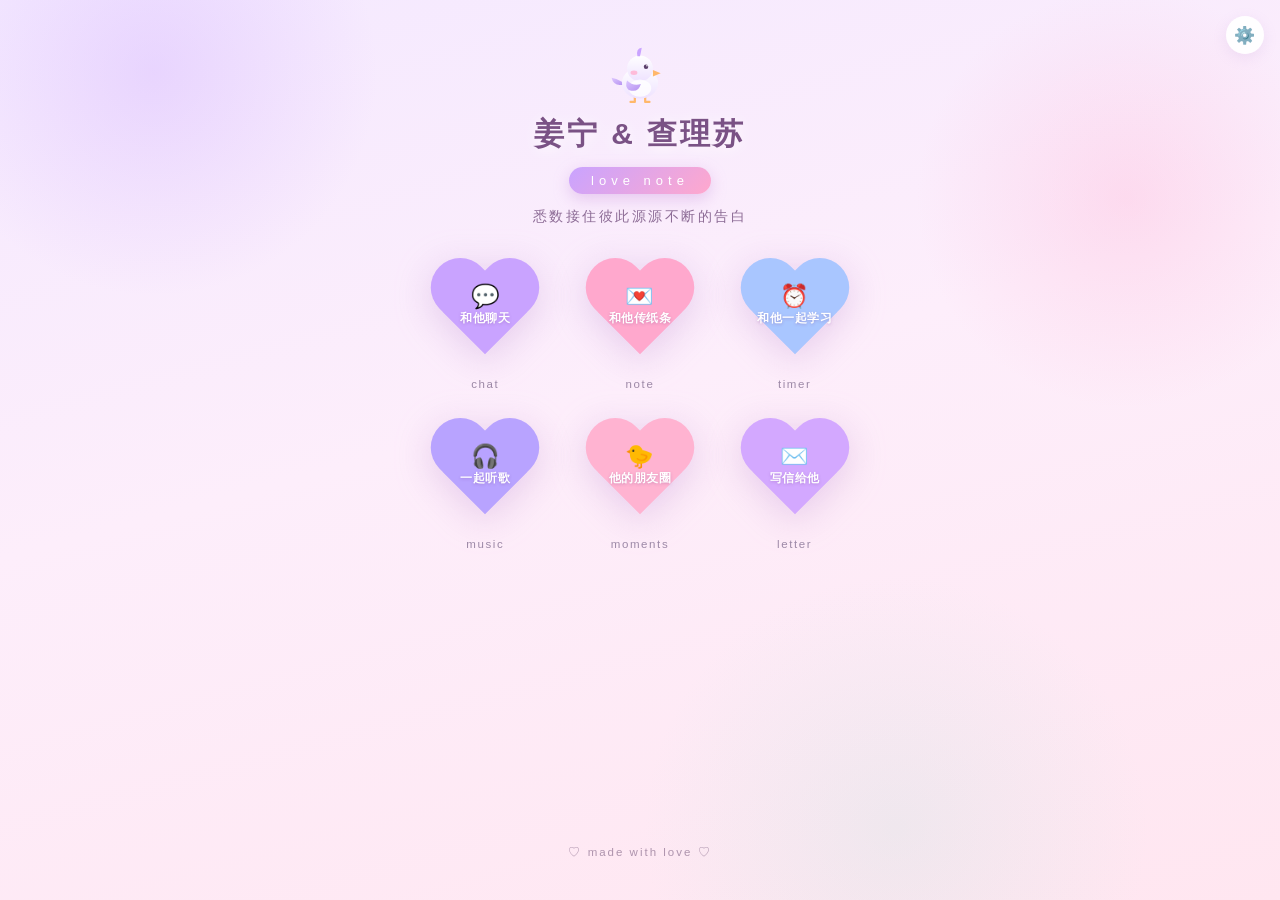
<file: index.html>
<!DOCTYPE html>
<html lang="zh-CN">
<head>
<meta charset="UTF-8">
<meta name="viewport" content="width=device-width, initial-scale=1.0, maximum-scale=1.0, user-scalable=no, viewport-fit=cover">
<title>Love Note</title>
<link rel="stylesheet" href="style.css">
</head>
<!-- 壳层：里面是真正的页面，音乐在壳层里放，切页面不会断 -->
<body class="ln-shell">

<iframe id="lnview" name="lnview" src="home.html" title="Love Note"></iframe>

<script src="config.js"></script>
<script src="js/store.js"></script>
<script src="player.js"></script>
<script>
(function () {
  var g = (window.SITE_CONFIG && SITE_CONFIG.global) || {};
  document.title = g.siteTitle || 'Love Note';
})();
</script>
</body>
</html>
</file>
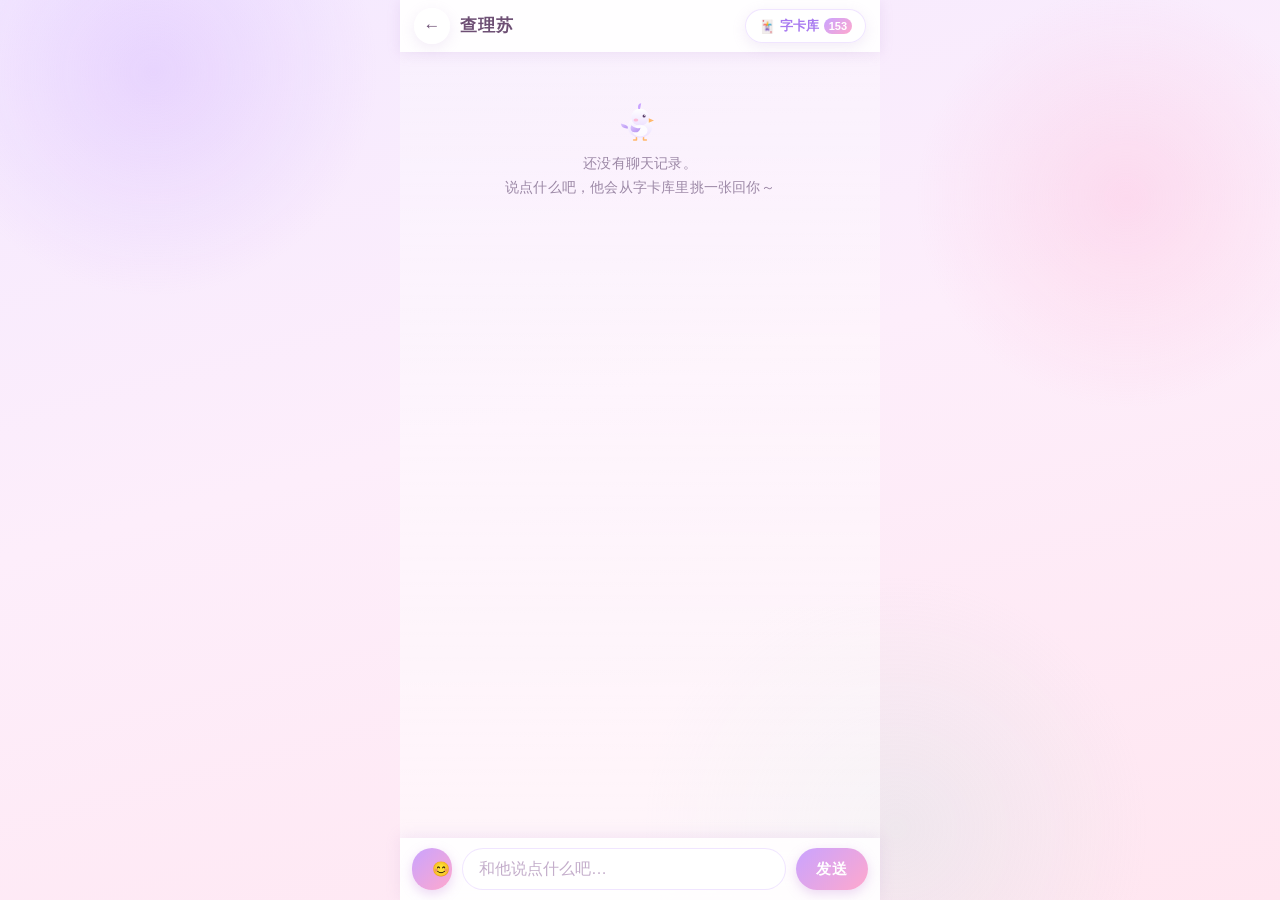
<file: chat.html>
<!DOCTYPE html>
<html lang="zh-CN">
<head>
<meta charset="UTF-8">
<meta name="viewport" content="width=device-width, initial-scale=1.0, maximum-scale=1.0, user-scalable=no, viewport-fit=cover">
<title>聊天</title>
<link rel="stylesheet" href="style.css">
</head>
<body>

<div class="chat-app" id="chatApp">

  <header class="chat-header">
    <a class="back-btn" href="index.html" aria-label="返回主页">←</a>
    <span class="chat-title" id="chatTitle"></span>
    <button class="chip-btn" id="cardBtn" type="button">🃏 <span id="cardBtnLabel">字卡库</span></button>
  </header>

  <main class="chat-messages" id="messages"></main>

  <footer class="chat-input-bar">
    <button class="sticker-btn" id="stickerBtn" type="button" title="表情包">😊</button>
    <input type="text" id="chatInput" autocomplete="off" maxlength="500">
    <button id="sendBtn"></button>
  </footer>
</div>

<script src="config.js"></script>
<script src="js/store.js"></script>
<script src="js/shell.js"></script>
<script src="player.js"></script>
<script src="js/cards.js"></script>
<script src="js/avatar.js"></script>
<script src="js/stickers.js"></script>
<script>
(function () {
  var g = SITE_CONFIG.global;
  var c = SITE_CONFIG.chat;

  LN.boot({ title: c.pageTitle, deco: false });
  document.getElementById('chatTitle').textContent = c.partnerName;
  document.getElementById('cardBtnLabel').textContent = c.cardButton || '字卡库';

  var input = document.getElementById('chatInput');
  input.placeholder = c.inputPlaceholder;
  var sendBtn = document.getElementById('sendBtn');
  sendBtn.textContent = c.sendButtonText;

  LN.bindCardButton(document.getElementById('cardBtn'), 'chat');

  var msgBox = document.getElementById('messages');
  var waiting = false;
  var replyTimer = null;

  /* ---------- 本地聊天记录 ---------- */
  function loadLog() {
    var log = LN.read(LN.KEYS.chatLog, []);
    return Array.isArray(log) ? log : [];
  }
  function saveLog(log) { LN.write(LN.KEYS.chatLog, log.slice(-400)); }

  function avatarHtml(who) {
    /* 换过头像就用照片，没换过：他是小鸟，我是名字首字 */
    if (who === 'partner') return LN.avatarHtml('him');
    var mine = LN.avatarHtml('me');
    return mine.indexOf('<img') === 0 ? mine : LN.esc(c.userAvatarText || '我');
  }

  function avColor(who) {
    return who === 'partner'
      ? (c.partnerAvatarColor || '#c9a3ff')
      : (c.userAvatarColor || '#ffa8cd');
  }

  /* ---------- 头像：点气泡上的小头像就能换 ---------- */
  msgBox.addEventListener('click', function (e) {
    var av = e.target.closest ? e.target.closest('.avatar[data-av]') : null;
    if (av) LN.openAvatar(av.getAttribute('data-av'));
  });
  LN.onAvatarChange(function () { renderAll(); });
  /* 键盘弹起来时自动滑到最新一条，不用自己拖 */
  LN.scrollToBottomOnKeyboard(msgBox);

  function scrollToBottom() {
    requestAnimationFrame(function () { msgBox.scrollTop = msgBox.scrollHeight; });
  }

  function appendDay(ts) {
    var el = document.createElement('div');
    el.className = 'chat-day';
    el.textContent = LN.fmtBJDate(ts);
    msgBox.appendChild(el);
  }

  function renderMsg(m) {
    var el = document.createElement('div');
    el.className = 'msg ' + m.who + (m.sticker ? ' is-sticker' : '');
    el.innerHTML =
      '<div class="avatar" data-av="' + (m.who === 'partner' ? 'him' : 'me') +
        '" style="background:' + avColor(m.who) + '" title="点一下换头像">' +
        avatarHtml(m.who) + '</div>' +
      (m.sticker ? '<div class="sticker-wrap"></div>' : '<div class="bubble"></div>');
    if (m.sticker) {
      el.querySelector('.sticker-wrap').innerHTML = LN.stickerHtml(m.sticker);
    } else {
      el.querySelector('.bubble').textContent = m.text;
    }
    msgBox.appendChild(el);
  }

  function renderAll() {
    msgBox.innerHTML = '';
    var log = loadLog();
    var lastDay = '';
    log.forEach(function (m) {
      var day = LN.bjDateKey(m.time || Date.now());
      if (day !== lastDay) { appendDay(m.time || Date.now()); lastDay = day; }
      renderMsg(m);
    });
    if (!log.length) {
      var tip = document.createElement('div');
      tip.className = 'moments-empty';
      tip.innerHTML = '<svg class="bird-svg" viewBox="0 0 72 72" style="margin:0 auto 8px"><use href="#ln-bird"/></svg>' +
        '<p>还没有聊天记录。<br>说点什么吧，他会从字卡库里挑一张回你～</p>';
      msgBox.appendChild(tip);
    }
    scrollToBottom();
  }

  function push(who, text, sticker) {
    var log = loadLog();
    var m = { who: who, text: text || '', time: Date.now() };
    if (sticker) m.sticker = sticker;
    var first = !log.length;
    log.push(m);
    saveLog(log);
    if (first || !msgBox.querySelector('.msg')) msgBox.innerHTML = '';
    var last = log[log.length - 2];
    if (!last || LN.bjDateKey(last.time) !== LN.bjDateKey(m.time)) appendDay(m.time);
    renderMsg(m);
    scrollToBottom();
    return m;
  }

  /* ---------- 他那句「正在输入…」 ---------- */
  function addTyping() {
    removeTyping();
    var msg = document.createElement('div');
    msg.className = 'msg partner';
    msg.id = 'typingMsg';
    msg.innerHTML =
      '<div class="avatar" style="background:' + avColor('partner') + '">' + avatarHtml('partner') + '</div>' +
      '<div class="bubble"><span class="typing-dots"><i></i><i></i><i></i></span></div>';
    msgBox.appendChild(msg);
    scrollToBottom();
  }
  function removeTyping() {
    var t = document.getElementById('typingMsg');
    if (t && t.parentNode) t.parentNode.removeChild(t);
  }

  /* ---------- 回复延迟 ---------- */
  function delaySec() {
    var st = LN.getSettings();
    var s = Number(st.chatReplyDelaySec);
    if (!isFinite(s) || s <= 0) {
      /* 老版本存的是毫秒 */
      s = Math.round((Number(st.chatReplyDelayMs) || 1000) / 1000);
    }
    if (!isFinite(s) || s < 1) s = 1;
    return s;
  }

  var PENDING = LN.KEYS.chatPending;

  function startReply() {
    var at = Date.now() + delaySec() * 1000;
    LN.write(PENDING, { at: at });
    waiting = true;
    sendBtn.disabled = true;
    addTyping();               /* 整个等待期间都显示省略号 */
    scheduleReply(at);
  }

  function scheduleReply(at) {
    clearTimeout(replyTimer);
    replyTimer = setTimeout(deliverReply, Math.max(0, at - Date.now()));
  }

  /* 他回什么全看心情：
   *   大部分时候是一张字卡，偶尔光丢个表情包过来，
   *   也偶尔先说一句话再丢个表情包（不会每次都一样） */
  function partnerReply() {
    var card = LN.pickCard('chat', '（他好像还没学会这句话）');
    var hasSticker = typeof LN.randomSticker === 'function';
    var r = Math.random();
    if (hasSticker && r < 0.18) {
      push('partner', '', LN.randomSticker());
    } else if (hasSticker && r < 0.42) {
      push('partner', card);
      push('partner', '', LN.randomSticker());
    } else {
      push('partner', card);
    }
  }

  function deliverReply() {
    clearTimeout(replyTimer);
    LN.del(PENDING);
    removeTyping();
    partnerReply();
    waiting = false;
    sendBtn.disabled = false;
  }

  /* 上次没等到他回就走了？回来接着等 / 直接补上 */
  function resumeReply() {
    var p = LN.read(PENDING, null);
    if (!p || !p.at) return;
    if (p.at <= Date.now()) {
      deliverReply();
    } else {
      waiting = true;
      sendBtn.disabled = true;
      addTyping();
      scheduleReply(p.at);
    }
  }

  /* ---------- 发送 ---------- */
  function send() {
    var text = input.value.trim();
    if (!text || waiting) return;
    input.value = '';
    push('user', text);
    startReply();
  }

  sendBtn.addEventListener('click', send);
  input.addEventListener('keydown', function (e) { if (e.key === 'Enter') send(); });

  /* ---------- 表情包 ---------- */
  LN.bindStickerButton(document.getElementById('stickerBtn'), function (p) {
    push('user', '', p);
    if (!waiting) startReply();
  });

  renderAll();
  resumeReply();
})();
</script>
</body>
</html>
</file>
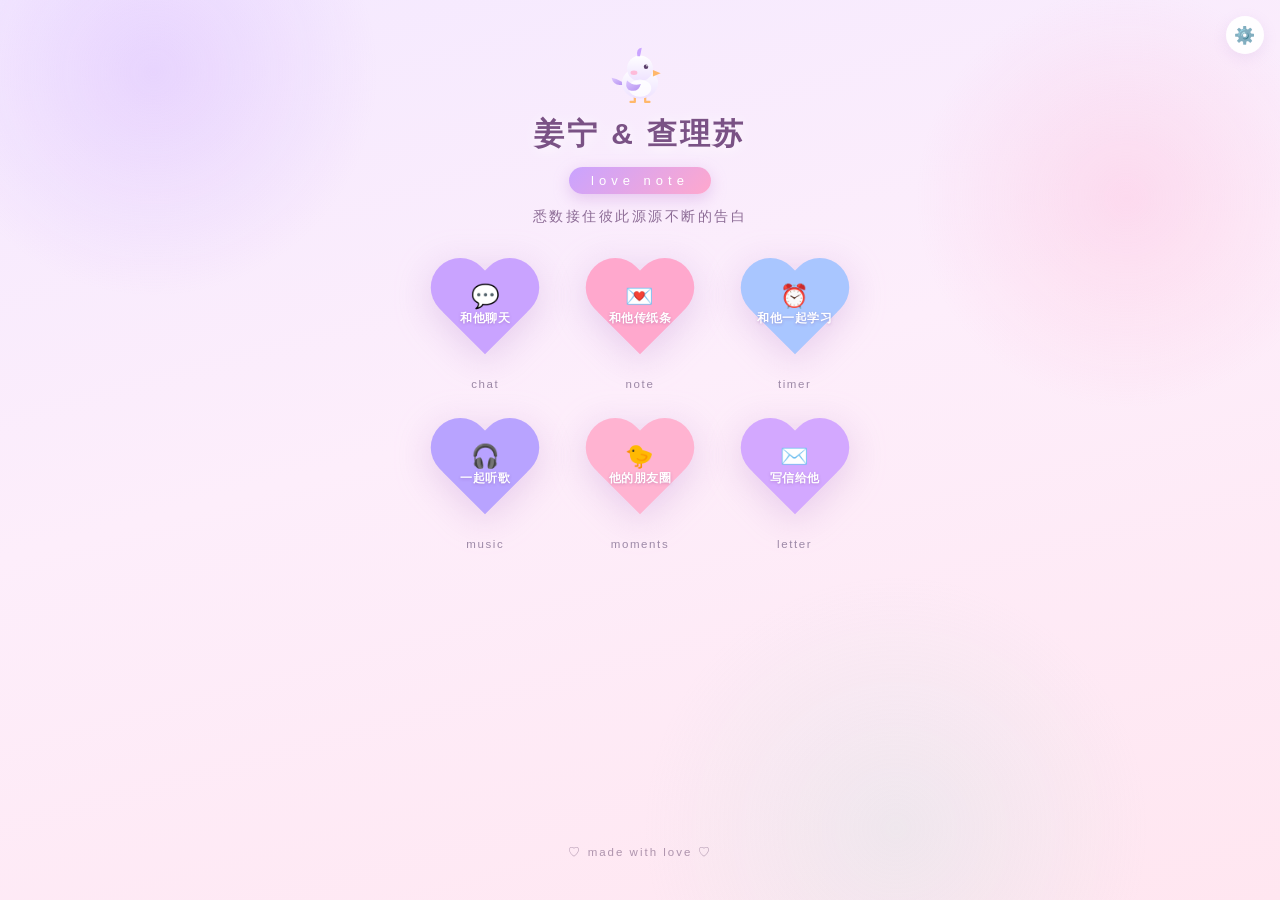
<file: home.html>
<!DOCTYPE html>
<html lang="zh-CN">
<head>
<meta charset="UTF-8">
<meta name="viewport" content="width=device-width, initial-scale=1.0, maximum-scale=1.0, user-scalable=no, viewport-fit=cover">
<title>Love Note</title>
<link rel="stylesheet" href="style.css">
</head>
<body>

<!-- 漂浮装饰：小鸟与星光 -->
<div class="float-deco" id="floatDeco"></div>

<a class="home-gear" href="settings.html" aria-label="设置">⚙️</a>

<div class="page">

  <div class="home-head">
    <div class="home-bird" id="homeBird"></div>
    <div class="home-names" id="homeNames"></div>
    <div><span class="home-lovenote" id="homeLoveNote"></span></div>
    <div class="home-slogan" id="homeSlogan"></div>
  </div>

  <!-- 六个爱心入口 -->
  <div class="hearts" id="hearts"></div>

  <div class="home-footer" id="homeFooter">♡ made with love ♡</div>
</div>

<script src="config.js"></script>
<script src="js/store.js"></script>
<script src="js/shell.js"></script>
<script src="player.js"></script>
<script>
(function () {
  var g = SITE_CONFIG.global;
  var home = SITE_CONFIG.home;

  LN.boot({ deco: false });
  document.title = g.siteTitle;
  LN.deco(document.getElementById('floatDeco'), 10);
  document.getElementById('homeBird').innerHTML = LN.birdSvg('lg');

  /* 主页文案 */
  document.getElementById('homeNames').textContent = g.coupleNames;
  document.getElementById('homeLoveNote').textContent = g.loveNoteText;
  document.getElementById('homeSlogan').textContent = g.slogan;

  /* 渲染爱心入口 */
  var heartsBox = document.getElementById('hearts');
  home.hearts.forEach(function (h) {
    var item = document.createElement('div');
    item.className = 'heart-item';

    var btn = document.createElement('a');
    btn.className = 'heart-btn';
    btn.href = h.url || '#';
    btn.style.setProperty('--heart-color', h.color);
    btn.innerHTML =
      '<span class="shape"></span>' +
      '<span class="heart-content">' +
        '<span class="heart-icon">' + h.icon + '</span>' +
        '<span class="heart-label">' + LN.esc(h.label) + '</span>' +
      '</span>';

    var sub = document.createElement('div');
    sub.className = 'heart-sub';
    sub.textContent = h.subLabel || '';

    item.appendChild(btn);
    item.appendChild(sub);
    heartsBox.appendChild(item);
  });
})();
</script>
</body>
</html>
</file>
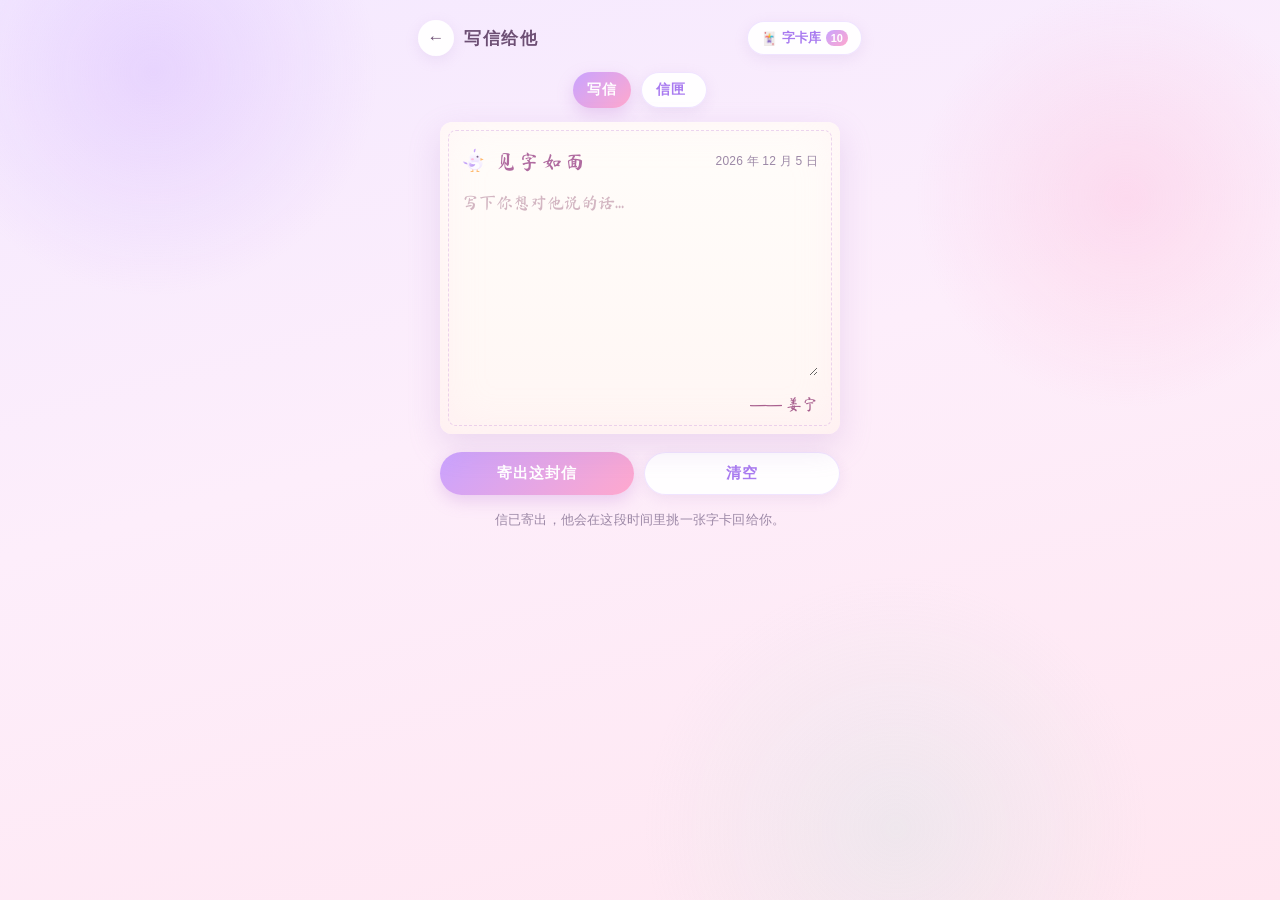
<file: letter.html>
<!DOCTYPE html>
<html lang="zh-CN">
<head>
<meta charset="UTF-8">
<meta name="viewport" content="width=device-width, initial-scale=1.0, maximum-scale=1.0, user-scalable=no, viewport-fit=cover">
<title>写信给他</title>
<link rel="preconnect" href="https://fonts.googleapis.com">
<link href="https://fonts.googleapis.com/css2?family=Ma+Shan+Zheng&display=swap" rel="stylesheet">
<link rel="stylesheet" href="style.css">
</head>
<body>

<div class="float-deco" id="floatDeco"></div>

<div class="page">
  <header class="topbar">
    <a class="back-btn" href="index.html" aria-label="返回主页">←</a>
    <span class="topbar-title" id="pageTitle"></span>
    <span class="spacer"></span>
    <button class="chip-btn" id="cardBtn" type="button">🃏 <span id="cardBtnLabel">字卡库</span></button>
  </header>

  <div class="letter-wrap">

    <div class="letter-tabs">
      <button class="btn small" id="tabWrite" type="button">写信</button>
      <button class="btn ghost small" id="tabBox" type="button">信匣<span id="unreadDot"></span></button>
    </div>

    <!-- ===== 写信 ===== -->
    <div id="composeView" style="width:100%;display:flex;flex-direction:column;align-items:center">
      <div class="letter-paper" id="writeSheet">
        <div class="letter-head">
          <svg class="bird-svg sm" viewBox="0 0 72 72" style="width:26px;height:26px"><use href="#ln-bird"/></svg>
          <span class="lh-title" id="letterTitle"></span>
          <span class="lh-time" id="letterDate"></span>
        </div>
        <textarea class="letter-body" id="letterBody" spellcheck="false"></textarea>
        <div class="letter-sign" id="letterSign"></div>
      </div>

      <div class="letter-actions">
        <button class="btn" id="sendLetterBtn" type="button"></button>
        <button class="btn ghost" id="clearLetterBtn" type="button">清空</button>
      </div>
      <p class="letter-reply-hint" id="replyHint"></p>
    </div>

    <!-- ===== 信匣 ===== -->
    <div id="boxView" class="hidden" style="width:100%">
      <p class="letter-reply-hint" id="boxHint"></p>
      <div class="letter-list" id="letterList"></div>
    </div>

  </div>
</div>

<script src="config.js"></script>
<script src="js/store.js"></script>
<script src="js/shell.js"></script>
<script src="player.js"></script>
<script src="js/cards.js"></script>
<script>
(function () {
  var cfg = SITE_CONFIG.letter || {};
  var chatCfg = SITE_CONFIG.chat || {};

  LN.boot({ title: cfg.pageTitle || '写信给他' });

  var HIS = chatCfg.partnerName || '查理苏';
  var ME = chatCfg.userName || '姜宁';

  document.getElementById('pageTitle').textContent = cfg.pageTitle || '写信给他';
  document.getElementById('letterTitle').textContent = cfg.title || '见字如面';
  document.getElementById('letterSign').textContent = cfg.sign || ('—— ' + ME);
  document.getElementById('cardBtnLabel').textContent = cfg.cardButton || '字卡库';
  var bodyEl = document.getElementById('letterBody');
  bodyEl.placeholder = cfg.placeholder || '写下你想对他说的话…';
  var sendBtn = document.getElementById('sendLetterBtn');
  sendBtn.textContent = cfg.sendButton || '寄出这封信';

  LN.bindCardButton(document.getElementById('cardBtn'), 'letter');

  var replyHint = document.getElementById('replyHint');
  var boxHint = document.getElementById('boxHint');
  var letterList = document.getElementById('letterList');
  var unreadDot = document.getElementById('unreadDot');
  var composeView = document.getElementById('composeView');
  var boxView = document.getElementById('boxView');

  /* ---------------- 数据 ---------------- */
  function getLetters() {
    var l = LN.read(LN.KEYS.letters, []);
    return Array.isArray(l) ? l : [];
  }
  function setLetters(list) { LN.write(LN.KEYS.letters, (list || []).slice(-200)); }
  function getPending() {
    var p = LN.read(LN.KEYS.letterPending, []);
    return Array.isArray(p) ? p : [];
  }
  function setPending(p) { LN.write(LN.KEYS.letterPending, p || []); }

  function todayStr() { return LN.fmtBJDate(); }
  document.getElementById('letterDate').textContent = todayStr();

  /* ---------------- 视图切换 ---------------- */
  function switchView(which) {
    var isWrite = which === 'write';
    composeView.classList.toggle('hidden', !isWrite);
    boxView.classList.toggle('hidden', isWrite);
    document.getElementById('tabWrite').className = isWrite ? 'btn small' : 'btn ghost small';
    document.getElementById('tabBox').className = isWrite ? 'btn ghost small' : 'btn small';
    if (!isWrite) { markSeen(); renderLetters(); }
  }
  document.getElementById('tabWrite').addEventListener('click', function () { switchView('write'); });
  document.getElementById('tabBox').addEventListener('click', function () { switchView('box'); });

  /* ---------------- 未读 ---------------- */
  function unseenCount() {
    var seen = LN.read(LN.KEYS.letterSeen, 0) || 0;
    return getLetters().filter(function (l) { return l.from === 'him' && (l.time || 0) > seen; }).length;
  }
  function renderUnread() {
    var n = unseenCount();
    unreadDot.innerHTML = n ? '<span class="unread-dot"></span>' : '';
  }
  function markSeen() {
    LN.write(LN.KEYS.letterSeen, Date.now());
    renderUnread();
  }

  /* ---------------- 每天 N 封主动来信（N 在设置里改，每天都一定会写） ---------------- */
  function ensureLetterSchedule() {
    var st = LN.getSettings();
    var today = LN.bjDateKey();
    var s = LN.read(LN.KEYS.letterSchedule, null);
    if (s && s.date === today && Array.isArray(s.items)) return s;

    var p = LN.bjParts();
    var nowMin = p.h * 60 + p.mi;
    var startMin = Math.max(Number(st.letterActiveFromHour) * 60, nowMin + 1);
    var endMin = Number(st.letterActiveToHour) * 60;
    var n = Number(st.letterActivePerDay);
    if (!isFinite(n) || n < 1) n = 1;
    if (n > 20) n = 20;

    var items = [];
    for (var i = 0; i < n; i++) {
      var mm;
      if (endMin > startMin) {
        /* 把 N 封信在时间段里摊开，不要都挤在一起 */
        var seg = (endMin - startMin) / n;
        mm = Math.round(startMin + seg * i + Math.random() * seg);
        if (mm > endMin) mm = endMin;
      } else {
        mm = nowMin + LN.randInt(5, 40) * (i + 1);
      }
      var h = Math.floor(mm / 60), mi = mm % 60;
      if (h > 23) { h = 23; mi = 59; }
      items.push({
        at: LN.bjToTs(p.y, p.m, p.d, h, mi) + Math.floor(Math.random() * 60) * 1000,
        fired: false
      });
    }
    s = { date: today, items: items };
    LN.write(LN.KEYS.letterSchedule, s);
    return s;
  }

  /* ---------------- 触发 ---------------- */
  function tick() {
    var now = Date.now();
    var got = false;
    var letters = getLetters();

    /* 他主动写来的信 */
    var s = ensureLetterSchedule();
    var nNew = 0;
    if (s && s.items) {
      s.items.forEach(function (it) {
        if (it.fired || it.at > now) return;
        it.fired = true;
        letters.push({
          id: LN.uid(), from: 'him',
          text: LN.pickCard('letter', '……'),
          time: it.at, replyTo: null
        });
        got = true;
        nNew++;
      });
      if (nNew) LN.write(LN.KEYS.letterSchedule, s);
    }

    /* 回信 */
    var pend = getPending();
    if (pend.length) {
      var keep = [];
      pend.forEach(function (task) {
        if (task.at <= now) {
          letters.push({
            id: LN.uid(), from: 'him',
            text: LN.pickCard('letter', '……'),
            time: Date.now(), replyTo: task.letterId || null
          });
          got = true;
        } else keep.push(task);
      });
      setPending(keep);
    }

    if (got) setLetters(letters);

    if (got) {
      renderUnread();
      if (!boxView.classList.contains('hidden')) renderLetters();
      renderHint();
      if (document.visibilityState === 'visible') {
        LN.toast(nNew > 1
          ? '你收到了 ' + HIS + ' 的 ' + nNew + ' 封信'
          : '你收到了 ' + HIS + ' 的一封信');
      }
    }
    renderHint();
  }

  /* ---------------- 提示 ---------------- */
  function renderHint() {
    var pend = getPending();
    if (pend.length) {
      var soon = Math.min.apply(null, pend.map(function (t) { return t.at; }));
      var left = Math.max(0, Math.ceil((soon - Date.now()) / 60000));
      replyHint.textContent = '信已寄出，' + HIS + ' 大概还要 ' + left + ' 分钟才会回信。';
    } else {
      replyHint.textContent = cfg.waitHint || '';
    }
    var all = getLetters();
    var mine = all.filter(function (l) { return l.from === 'me'; }).length;
    var his = all.filter(function (l) { return l.from === 'him'; }).length;
    boxHint.textContent = '你寄出 ' + mine + ' 封，他回了 ' + his + ' 封 · 时间均为北京时间';
  }

  /* ---------------- 寄信 ---------------- */
  function shake(el) {
    el.style.animation = 'none';
    void el.offsetWidth;
    el.style.animation = 'shakeX .4s ease';
    setTimeout(function () { el.style.animation = ''; }, 450);
    if (!document.getElementById('shakeStyle')) {
      var s = document.createElement('style');
      s.id = 'shakeStyle';
      s.textContent = '@keyframes shakeX{0%,100%{transform:translateX(0)}25%{transform:translateX(-7px)}50%{transform:translateX(7px)}75%{transform:translateX(-4px)}}';
      document.head.appendChild(s);
    }
  }

  sendBtn.addEventListener('click', function () {
    var text = (bodyEl.value || '').trim();
    if (!text) {
      shake(document.getElementById('writeSheet'));
      replyHint.textContent = '还没写内容呢，先写点什么吧～';
      bodyEl.focus();
      return;
    }
    var st = LN.getSettings();
    var delayMin = LN.randInt(st.letterReplyMinMin, st.letterReplyMaxMin);

    var letters = getLetters();
    var mine = { id: LN.uid(), from: 'me', text: text, time: Date.now(), replyTo: null };
    letters.push(mine);
    setLetters(letters);

    var pend = getPending();
    pend.push({ id: LN.uid(), at: Date.now() + delayMin * 60000, letterId: mine.id });
    setPending(pend);

    bodyEl.value = '';
    document.getElementById('letterDate').textContent = todayStr();
    renderHint();
    switchView('box');
    LN.toast('寄出去了，等他的回音～');
  });

  document.getElementById('clearLetterBtn').addEventListener('click', function () {
    bodyEl.value = '';
    bodyEl.focus();
  });

  /* ---------------- 信匣 ---------------- */
  function renderLetters() {
    var letters = getLetters().slice().sort(function (a, b) { return (a.time || 0) - (b.time || 0); });
    var seen = LN.read(LN.KEYS.letterSeen, 0) || 0;
    letterList.innerHTML = '';

    if (!letters.length) {
      letterList.innerHTML =
        '<div class="letter-paper"><div class="letter-body" style="text-align:center;font-size:16px">' +
        '信匣还是空的，去写第一封信吧。</div></div>';
      return;
    }

    var byId = {};
    letters.forEach(function (l) { byId[l.id] = l; });

    letters.forEach(function (l) {
      var isMe = l.from === 'me';
      var isNew = !isMe && (l.time || 0) > seen;
      var quoted = (!isMe && l.replyTo && byId[l.replyTo]) ? byId[l.replyTo].text : '';
      var sheet = document.createElement('div');
      sheet.className = 'letter-paper' + (isNew ? ' new' : '');
      sheet.innerHTML =
        '<div class="letter-head">' +
          '<span class="letter-from ' + (isMe ? '' : 'him') + '">' + LN.esc(isMe ? '我寄出的' : '他写来的') + '</span>' +
          '<span class="lh-title">' + LN.esc(isMe ? ('致 ' + HIS) : (HIS + ' 的信')) + '</span>' +
          '<span class="lh-time">' + LN.esc(LN.fmtBJFull(l.time)) + '</span>' +
        '</div>' +
        (quoted ? '<div class="letter-quote">「' + LN.esc(quoted.slice(0, 80)) + (quoted.length > 80 ? '…' : '') + '」</div>' : '') +
        '<div class="letter-body">' + LN.esc(l.text) + '</div>' +
        '<div class="letter-sign">' + LN.esc(isMe ? (cfg.sign || ('—— ' + ME)) : (cfg.hisSign || ('—— ' + HIS))) + '</div>';
      letterList.appendChild(sheet);
    });
  }

  /* ---------------- 初始化 ---------------- */
  renderUnread();
  renderHint();
  switchView('write');
  ensureLetterSchedule();
  tick();

  setInterval(tick, 10000);
  document.addEventListener('visibilitychange', function () {
    if (document.visibilityState === 'visible') { tick(); document.getElementById('letterDate').textContent = todayStr(); }
  });
})();
</script>
</body>
</html>
</file>
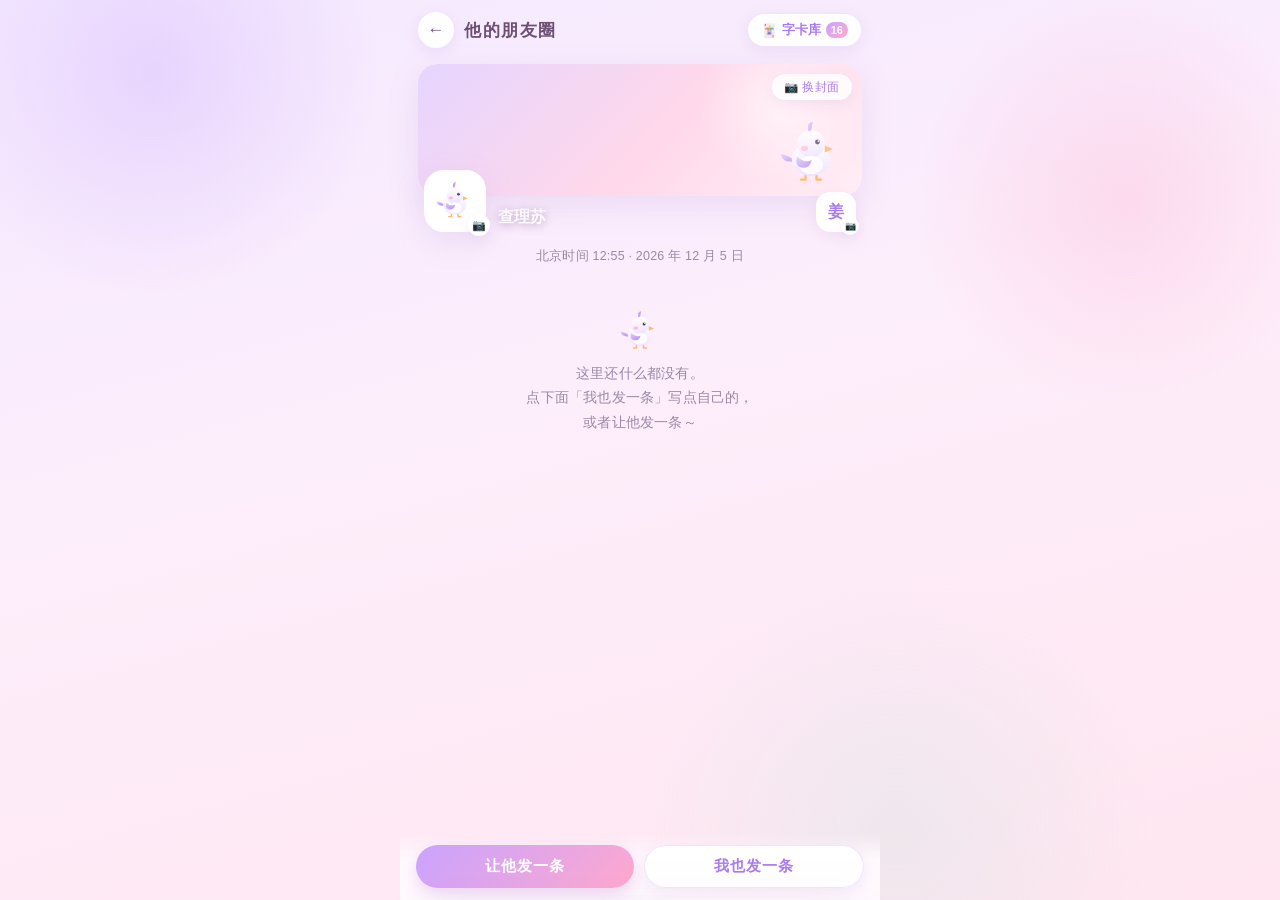
<file: moments.html>
<!DOCTYPE html>
<html lang="zh-CN">
<head>
<meta charset="UTF-8">
<meta name="viewport" content="width=device-width, initial-scale=1.0, maximum-scale=1.0, user-scalable=no, viewport-fit=cover">
<title>他的朋友圈</title>
<link rel="stylesheet" href="style.css">
</head>
<body>

<div class="float-deco" id="floatDeco"></div>

<div class="page" style="padding-top:12px;padding-bottom:96px">
  <header class="topbar">
    <a class="back-btn" href="index.html" aria-label="返回主页">←</a>
    <span class="topbar-title" id="pageTitle"></span>
    <span class="spacer"></span>
    <button class="chip-btn" id="cardBtn" type="button">🃏 <span id="cardBtnLabel">字卡库</span></button>
  </header>

  <div class="moments-wrap">
    <div class="moments-cover">
      <span class="cover-img" id="coverImg"></span>
      <svg class="cover-bird" id="coverBird" viewBox="0 0 72 72"><use href="#ln-bird"/></svg>
      <button class="cover-edit" id="coverBtn" type="button">📷 换封面</button>
    </div>
    <div class="moments-profile">
      <button class="avatar-btn" id="hisAvatarBtn" type="button" title="换他的头像">
        <span class="avatar-lg" id="hisAvatar"></span>
        <span class="avatar-edit">📷</span>
      </button>
      <span class="p-name" id="mName"></span>
      <button class="avatar-btn sm" id="myAvatarBtn" type="button" title="换我的头像">
        <span class="avatar-sm" id="myAvatar"></span>
        <span class="avatar-edit sm">📷</span>
      </button>
    </div>
    <div class="center muted" id="bjClock" style="margin-bottom:10px"></div>
    <div class="moments-feed" id="feed"></div>
  </div>
</div>

<div class="moments-bar">
  <button class="btn" id="genBtn" type="button"></button>
  <button class="btn ghost" id="postBtn" type="button"></button>
</div>

<!-- 我也发一条 -->
<div class="mask" id="postMask"></div>
<div class="dialog" id="postDialog">
  <div class="panel-head">
    <span class="panel-title">我也发一条</span>
    <button class="icon-btn" id="postClose" type="button">✕</button>
  </div>
  <div class="panel-body">
    <div class="field">
      <label>想说点什么</label>
      <textarea id="postText" maxlength="300" placeholder="记录一下此刻…"></textarea>
      <div class="tip">发出去的内容存在这台手机里，随时可以删。发完他看到就会来评论你。</div>
    </div>
    <button class="btn block" id="postPublish" type="button">发布</button>
  </div>
</div>

<script src="config.js"></script>
<script src="js/store.js"></script>
<script src="js/shell.js"></script>
<script src="js/cards.js"></script>
<script src="js/avatar.js"></script>
<script src="player.js"></script>
<script>
(function () {
  var m = SITE_CONFIG.moments || {};
  var chatCfg = SITE_CONFIG.chat || {};

  LN.boot({ title: m.pageTitle || '他的朋友圈' });

  var HIS = m.ownerName || (chatCfg.partnerName || '查理苏');
  var ME = m.myName || (chatCfg.userName || '姜宁');

  document.getElementById('pageTitle').textContent = m.pageTitle || '他的朋友圈';
  document.getElementById('mName').textContent = HIS;
  document.getElementById('cardBtnLabel').textContent = m.cardButton || '字卡库';

  /* 头像：点一下就能换，双方各自一张 */
  function renderAvatars() {
    document.getElementById('hisAvatar').innerHTML = LN.avatarHtml('him');
    document.getElementById('myAvatar').innerHTML = LN.avatarHtml('me');
  }
  LN.bindAvatarButton(document.getElementById('hisAvatarBtn'), 'him');
  LN.bindAvatarButton(document.getElementById('myAvatarBtn'), 'me');

  /* 封面也能换成自己的图 */
  function renderCover() {
    var src = LN.getCover();
    document.getElementById('coverImg').innerHTML = src ? '<img src="' + src + '" alt="">' : '';
    document.getElementById('coverBird').style.display = src ? 'none' : 'block';
  }
  LN.bindImageButton(document.getElementById('coverBtn'), 'cover');

  LN.onAvatarChange(function (k) {
    renderAvatars();
    if (k === 'cover') renderCover();
    renderFeed();
  });
  document.getElementById('genBtn').textContent = m.generateButton || '让他发一条';
  document.getElementById('postBtn').textContent = m.postButton || '我也发一条';

  LN.bindCardButton(document.getElementById('cardBtn'), 'moments');

  var feed = document.getElementById('feed');
  var replyTo = null;
  var drafts = {};

  /* ---------------- 数据 ---------------- */
  function getPosts() {
    var list = LN.read(LN.KEYS.moments, []);
    if (!Array.isArray(list)) list = [];
    return list;
  }
  function setPosts(list) { LN.write(LN.KEYS.moments, list.slice(-300)); }

  /* ---------------- 每天 1~3 条的随机时刻表 ---------------- */
  function scheduleSig(st) {
    return [st.momentPerDayMin, st.momentPerDayMax, st.momentFromHour, st.momentToHour].join('_');
  }
  function genTimes(count, fromH, toH) {
    var p = LN.bjParts();
    var startMin = fromH * 60;
    var endMin = toH * 60;
    /* 已经过去的时间不再排，避免一打开就一次性刷出好几条 */
    var nowMin = p.h * 60 + p.mi;
    if (startMin < nowMin) startMin = nowMin;
    var out = [];
    for (var i = 0; i < count; i++) {
      var mm;
      if (endMin > startMin) mm = startMin + Math.floor(Math.random() * (endMin - startMin + 1));
      else mm = nowMin + LN.randInt(1, 25);          // 今天的可发时段已经过去了，就放在稍后一点
      var h = Math.floor(mm / 60), mi = mm % 60;
      if (h > 23) { h = 23; mi = 59; }
      out.push(LN.bjToTs(p.y, p.m, p.d, h, mi) + Math.floor(Math.random() * 60) * 1000);
    }
    out.sort(function (a, b) { return a - b; });
    return out;
  }
  function ensureSchedule() {
    var st = LN.getSettings();
    var today = LN.bjDateKey();
    var sig = scheduleSig(st);
    var s = LN.read(LN.KEYS.momentSchedule, null);

    if (!s || s.date !== today) {
      var n = LN.randInt(st.momentPerDayMin, st.momentPerDayMax);
      s = { date: today, sig: sig, items: genTimes(n, st.momentFromHour, st.momentToHour).map(function (t) {
        return { at: t, fired: false };
      }) };
      LN.write(LN.KEYS.momentSchedule, s);
      return s;
    }
    if (s.sig !== sig) {
      var fired = (s.items || []).filter(function (i) { return i.fired; });
      var n2 = LN.randInt(st.momentPerDayMin, st.momentPerDayMax);
      var extra = Math.max(0, n2 - fired.length);
      s.sig = sig;
      s.items = fired.concat(genTimes(extra, st.momentFromHour, st.momentToHour).map(function (t) {
        return { at: t, fired: false };
      }));
      s.items.sort(function (a, b) { return a.at - b.at; });
      LN.write(LN.KEYS.momentSchedule, s);
    }
    return s;
  }

  /* ---------------- 触发 ---------------- */
  function createPost(ts, author, text) {
    var list = getPosts();
    var post = {
      id: LN.uid(),
      author: author || 'him',
      text: text || LN.pickCard('moments', '……'),
      time: ts || Date.now(),
      likes: 0, liked: false, likedByHim: false,
      comments: [], pending: []
    };
    list.push(post);
    setPosts(list);
    return post;
  }

  function scheduleReply(postId, cmtId, cmtName) {
    var st = LN.getSettings();
    var delay = LN.randInt(st.momentCommentDelayMin, st.momentCommentDelayMax) * 1000;
    var list = getPosts();
    list.forEach(function (p) {
      if (p.id !== postId) return;
      p.pending = p.pending || [];
      p.pending.push({ at: Date.now() + delay, cmtId: cmtId || null, cmtName: cmtName || '' });
    });
    setPosts(list);
  }

  function tick() {
    var s = ensureSchedule();
    var now = Date.now();
    var posted = false;

    s.items.forEach(function (it) {
      if (!it.fired && it.at <= now) { it.fired = true; createPost(it.at); posted = true; }
    });
    if (posted) LN.write(LN.KEYS.momentSchedule, s);

    var list = getPosts();
    var replied = false;
    var pendingTotal = 0;
    list.forEach(function (p) {
      p.pending = p.pending || [];
      var keep = [];
      p.pending.forEach(function (task) {
        if (task.at <= now) {
          p.comments = p.comments || [];
          p.comments.push({
            id: LN.uid(), who: 'him',
            text: LN.pickCard('moments', '……'),
            time: Date.now(),
            replyTo: task.cmtId || null,
            replyToName: task.cmtName || ''
          });
          if (p.author === 'me') { p.likedByHim = true; p.likes = (p.likes || 0) + 1; }
          replied = true;
        } else { keep.push(task); pendingTotal++; }
      });
      p.pending = keep;
    });
    if (replied) setPosts(list);

    if (posted || replied) {
      renderFeed();
      if (replied && document.visibilityState === 'visible') LN.toast(HIS + ' 刚刚回复了你～');
    }
    return pendingTotal;
  }

  /* ---------------- 渲染 ---------------- */
  function avatarHtml(who) {
    return LN.avatarHtml(who === 'him' ? 'him' : 'me');
  }
  function commentHtml(c) {
    var isMe = c.who === 'me';
    var name = isMe ? ME : HIS;
    var re = c.replyToName ? '<span class="cmt-re">回复 ' + LN.esc(c.replyToName) + '</span>' : '';
    return '<div class="cmt' + (isMe ? ' me' : '') + '" data-cmt="' + LN.esc(c.id) + '">' +
      '<span class="cmt-av">' + avatarHtml(c.who) + '</span>' +
      '<div class="cmt-main">' +
        '<div class="cmt-line"><b>' + LN.esc(name) + '</b>' + re + '：' + LN.esc(c.text) + '</div>' +
        '<div class="cmt-foot">' +
          '<span class="cmt-time" data-ts="' + c.time + '">' + LN.timeAgoBJ(c.time) + '</span>' +
          (isMe ? '<button class="cmt-op del" type="button" data-op="del">删除</button>' : '') +
        '</div>' +
      '</div>' +
    '</div>';
  }

  function renderFeed() {
    var list = getPosts().slice().sort(function (a, b) { return (a.time || 0) - (b.time || 0); }).reverse();
    feed.innerHTML = '';

    if (!list.length) {
      feed.innerHTML = '<div class="moments-empty">' +
        '<svg class="bird-svg" viewBox="0 0 72 72"><use href="#ln-bird"/></svg>' +
        '<p>这里还什么都没有。<br>点下面「我也发一条」写点自己的，<br>或者让他发一条～</p></div>';
      return;
    }

    list.forEach(function (post) {
      var mine = post.author === 'me';
      var el = document.createElement('div');
      el.className = 'post';
      el.setAttribute('data-id', post.id);

      var cmts = post.comments || [];
      var pendingHere = (post.pending || []).length > 0;
      var cmtHtml = cmts.map(commentHtml).join('') +
        (pendingHere ? '<div class="cmt"><span class="cmt-av">' + avatarHtml('him') + '</span>' +
          '<div class="cmt-main"><div class="cmt-line"><b>' + LN.esc(HIS) + '</b>' +
          '<span class="typing-dots"><i></i><i></i><i></i></span></div></div></div>' : '');

      var actsHtml = mine
        ? '<button type="button" class="p-del">删除</button>'
        : '<button type="button" class="like' + (post.liked ? ' on' : '') + '">' +
            (post.liked ? '♥ 已赞' : '♡ 赞') + (post.likes ? ' ' + post.likes : '') + '</button>';

      var likedTip = (mine && post.likedByHim) ? '<span class="p-liked">♥ ' + LN.esc(HIS) + '</span>' : '';

      el.innerHTML =
        '<span class="p-avatar' + (mine ? ' me' : '') + '">' + avatarHtml(post.author) + '</span>' +
        '<div class="p-main">' +
          '<div class="p-author">' + LN.esc(mine ? ME : HIS) + '</div>' +
          '<div class="p-text">' + LN.esc(post.text) + '</div>' +
          '<div class="p-meta">' +
            '<span class="p-time" data-ts="' + post.time + '">' + LN.timeAgoBJ(post.time) + '</span>' +
            likedTip +
            '<span class="p-acts">' + actsHtml + '</span>' +
          '</div>' +
          '<div class="p-comments"' + (cmtHtml ? '' : ' style="display:none"') + '>' + cmtHtml + '</div>' +
          '<div class="p-comment-box">' +
            '<div class="p-comment-row">' +
              '<input type="text" maxlength="120" placeholder="' + LN.esc(m.commentPlaceholder || '说点什么…') + '">' +
              '<button class="btn ghost small" type="button" data-op="send">发送</button>' +
            '</div>' +
          '</div>' +
        '</div>';

      bindPost(el, post, mine);
      feed.appendChild(el);

      var d = drafts[post.id];
      if (d) el.querySelector('.p-comment-row input').value = d;
    });
  }

  function bindPost(el, post, mine) {
    var input = el.querySelector('.p-comment-row input');
    input.addEventListener('input', function () { drafts[post.id] = input.value; });

    function submit() {
      var val = input.value.trim();
      if (!val) { input.focus(); return; }
      drafts[post.id] = '';
      addComment(post.id, val);
    }
    input.addEventListener('keydown', function (e) { if (e.key === 'Enter') submit(); });
    el.querySelector('[data-op="send"]').addEventListener('click', submit);

    Array.prototype.forEach.call(el.querySelectorAll('[data-op="del"]'), function (b) {
      b.addEventListener('click', function () {
        var cmtEl = b.closest('.cmt');
        if (cmtEl) removeComment(post.id, cmtEl.getAttribute('data-cmt'));
      });
    });

    if (mine) {
      el.querySelector('.p-del').addEventListener('click', function () { removePost(post.id); });
    } else {
      el.querySelector('.like').addEventListener('click', function () { toggleLike(post.id); });
    }
  }

  /* ---------------- 操作 ---------------- */
  function removePost(id) {
    if (!window.confirm('删掉这条动态？')) return;
    setPosts(getPosts().filter(function (p) { return p.id !== id; }));
    delete drafts[id];
    renderFeed();
  }
  function removeComment(postId, cmtId) {
    if (!window.confirm('删掉这条评论？')) return;
    var list = getPosts();
    list.forEach(function (p) {
      if (p.id !== postId) return;
      p.comments = (p.comments || []).filter(function (c) { return c.id !== cmtId; });
    });
    setPosts(list);
    renderFeed();
  }
  function toggleLike(id) {
    var list = getPosts();
    list.forEach(function (p) {
      if (p.id !== id) return;
      if (p.liked) { p.liked = false; p.likes = Math.max(0, (p.likes || 1) - 1); }
      else { p.liked = true; p.likes = (p.likes || 0) + 1; }
    });
    setPosts(list);
    renderFeed();
  }
  function addComment(postId, text) {
    var list = getPosts();
    var target = null;
    list.forEach(function (p) {
      if (p.id !== postId) return;
      p.comments = p.comments || [];
      var last = p.comments[p.comments.length - 1];
      var cmt = {
        id: LN.uid(), who: 'me', text: text, time: Date.now(),
        replyTo: (last && last.who === 'him') ? last.id : null,
        replyToName: (last && last.who === 'him') ? HIS : ''
      };
      p.comments.push(cmt);
      target = p;
    });
    setPosts(list);
    renderFeed();
    scheduleReply(postId, target.comments[target.comments.length - 1].id, ME);
    renderFeed();
  }

  /* ---------------- 发一条 ---------------- */
  document.getElementById('genBtn').addEventListener('click', function () {
    createPost(Date.now());
    renderFeed();
    LN.toast(HIS + ' 发了一条新动态');
  });

  var postMask = document.getElementById('postMask');
  var postDialog = document.getElementById('postDialog');
  var postText = document.getElementById('postText');
  function openPost() {
    postText.value = '';
    postMask.classList.add('show');
    postDialog.classList.add('show');
    setTimeout(function () { postText.focus(); }, 80);
  }
  function closePost() {
    postMask.classList.remove('show');
    postDialog.classList.remove('show');
  }
  document.getElementById('postBtn').addEventListener('click', openPost);
  document.getElementById('postClose').addEventListener('click', closePost);
  postMask.addEventListener('click', closePost);

  document.getElementById('postPublish').addEventListener('click', function () {
    var text = postText.value.trim();
    if (!text) { postText.focus(); return; }
    var post = createPost(Date.now(), 'me', text);
    closePost();
    renderFeed();
    window.scrollTo({ top: 0, behavior: 'smooth' });
    scheduleReply(post.id, null, ME);
    renderFeed();
  });

  /* ---------------- 北京时间钟 + 定时刷新 ---------------- */
  function renderClock() {
    var p = LN.bjParts();
    document.getElementById('bjClock').textContent =
      '北京时间 ' + LN.pad(p.h) + ':' + LN.pad(p.mi) + ' · ' + LN.fmtBJDate();
  }
  renderClock();

  setInterval(function () {
    LN.$$ && LN.$$('[data-ts]').forEach(function (el) {
      var ts = Number(el.getAttribute('data-ts'));
      if (ts) el.textContent = LN.timeAgoBJ(ts);
    });
    renderClock();
  }, 30000);

  setInterval(tick, 8000);
  document.addEventListener('visibilitychange', function () {
    if (document.visibilityState === 'visible') tick();
  });

  renderAvatars();
  renderCover();
  ensureSchedule();
  tick();
  renderFeed();
})();
</script>
</body>
</html>
</file>
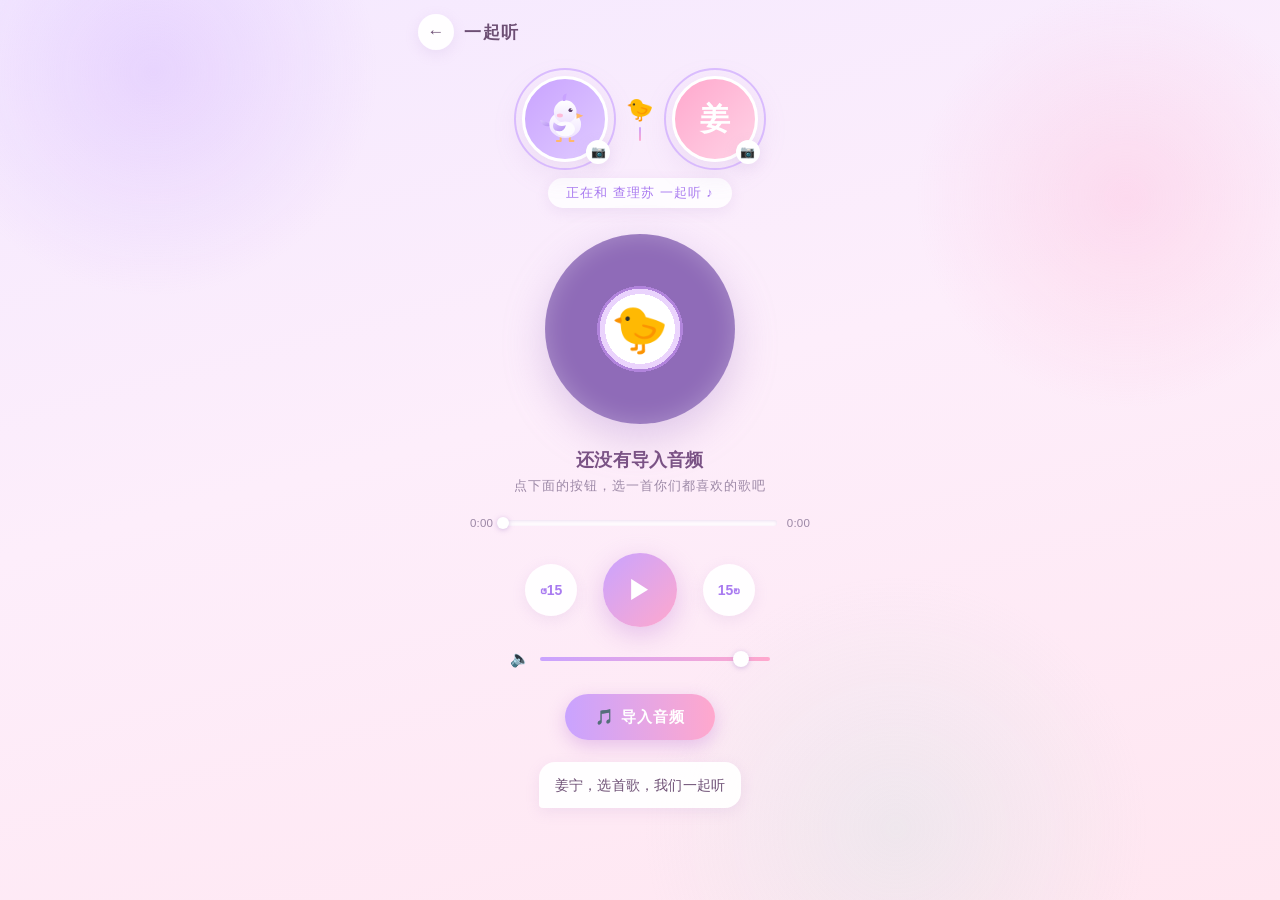
<file: music.html>
<!DOCTYPE html>
<html lang="zh-CN">
<head>
<meta charset="UTF-8">
<meta name="viewport" content="width=device-width, initial-scale=1.0, maximum-scale=1.0, user-scalable=no, viewport-fit=cover">
<title>一起听</title>
<link rel="stylesheet" href="style.css">
</head>
<body>

<div class="float-deco" id="floatDeco"></div>

<div class="page" style="padding-top:14px">
  <header class="topbar">
    <a class="back-btn" href="index.html" aria-label="返回主页">←</a>
    <span class="topbar-title" id="pageTitle">一起听</span>
  </header>

  <div class="music-room">

    <!-- 两个人 + 连接 -->
    <div class="duo">
      <button class="duo-av him" id="hisAvBtn" type="button" title="换他的头像">
        <span class="duo-pulse"></span>
        <span class="duo-img" id="hisAvImg"></span>
        <span class="duo-edit">📷</span>
      </button>
      <div class="duo-link">
        <span class="duo-star">🐤</span>
        <i></i>
      </div>
      <button class="duo-av me" id="myAvBtn" type="button" title="换我的头像">
        <span class="duo-pulse"></span>
        <span class="duo-img" id="myAvImg"></span>
        <span class="duo-edit">📷</span>
      </button>
    </div>

    <div class="listen-badge" id="listenBadge"></div>

    <!-- 唱片 -->
    <div class="disc-wrap">
      <div class="disc" id="disc"><span class="disc-candy" id="discCandy">🐤</span></div>
    </div>

    <!-- 曲目信息 -->
    <div class="track-name" id="trackName"></div>
    <div class="track-sub" id="trackSub"></div>

    <!-- 进度条 -->
    <div class="music-progress">
      <span id="curTime">0:00</span>
      <div class="prog-bar" id="progBar"><div class="prog-fill" id="progFill"></div></div>
      <span id="durTime">0:00</span>
    </div>

    <!-- 控制按钮 -->
    <div class="music-controls">
      <button class="mc-btn" id="back15Btn" type="button" title="后退15秒">↺15</button>
      <button class="mc-play" id="playBtn" type="button">▶</button>
      <button class="mc-btn" id="fwd15Btn" type="button" title="前进15秒">15↻</button>
    </div>

    <!-- 音量 -->
    <div class="music-volume">🔈
      <input type="range" id="volRange" min="0" max="100" value="90">
    </div>

    <button class="music-import" id="importBtn" type="button"></button>
    <input type="file" id="audioFile" accept="audio/*" hidden>

    <!-- 他说话 -->
    <div class="him-talk" id="himTalk"></div>
  </div>
</div>

<script src="config.js"></script>
<script src="js/store.js"></script>
<script src="js/shell.js"></script>
<script src="js/avatar.js"></script>
<script src="player.js"></script>
<script>
(function () {
  var m = LN.cfg().music || {};
  LN.boot({ title: m.pageTitle || '一起听' });

  var HIS = m.partnerName || (LN.cfg().chat && LN.cfg().chat.partnerName) || '查理苏';
  var MY = m.userName || (LN.cfg().chat && LN.cfg().chat.userName) || '姜宁';

  document.getElementById('pageTitle').textContent = m.pageTitle || '一起听';
  document.getElementById('listenBadge').textContent =
    (m.statusText || '正在和') + ' ' + HIS + ' ' + (m.statusSuffix || '一起听 ♪');
  if (m.discCandy) document.getElementById('discCandy').textContent = m.discCandy;

  var P = window.LNPlayer;
  var audio = P.audio;
  var esc = LN.esc;

  /* ---------------- 头像 ---------------- */
  function renderAvatars() {
    document.getElementById('hisAvImg').innerHTML = LN.avatarHtml('him');
    document.getElementById('myAvImg').innerHTML = LN.avatarHtml('me');
  }
  LN.bindAvatarButton(document.getElementById('hisAvBtn'), 'him');
  LN.bindAvatarButton(document.getElementById('myAvBtn'), 'me');
  LN.onAvatarChange(renderAvatars);

  /* ---------------- 播放器 UI ---------------- */
  var playBtn = document.getElementById('playBtn');
  var disc = document.getElementById('disc');
  var nameEl = document.getElementById('trackName');
  var subEl = document.getElementById('trackSub');
  var curTimeEl = document.getElementById('curTime');
  var durTimeEl = document.getElementById('durTime');
  var progFill = document.getElementById('progFill');
  var progBar = document.getElementById('progBar');
  var volRange = document.getElementById('volRange');
  var importBtn = document.getElementById('importBtn');
  var audioFile = document.getElementById('audioFile');
  var himTalk = document.getElementById('himTalk');

  function fmt(t) {
    t = Math.max(0, Math.floor(t || 0));
    var mm = Math.floor(t / 60), s = t % 60;
    return mm + ':' + (s < 10 ? '0' + s : s);
  }

  function update() {
    var has = P.hasTrack();
    nameEl.textContent = has ? P.getName() : (m.emptyName || '还没有导入音频');
    subEl.textContent = has
      ? ((m.statusText || '正在和') + ' ' + HIS + ' ' + (m.statusSuffix || '一起听 ♪'))
      : (m.emptyTip || '点下面的按钮，选一首你们都喜欢的歌吧');
    importBtn.textContent = has ? (m.changeButton || '🎵 换一首') : (m.importButton || '🎵 导入音频');
    var playing = has && !audio.paused;
    playBtn.textContent = playing ? '⏸' : '▶';
    disc.classList.toggle('playing', playing);
    curTimeEl.textContent = fmt(audio.currentTime);
    durTimeEl.textContent = fmt(audio.duration);
    var dur = audio.duration || 0;
    progFill.style.width = (dur ? (audio.currentTime / dur) * 100 : 0) + '%';
    /* 别处改了音量（比如迷你条那边的记忆值）时也把滑块同步过来 */
    if (document.activeElement !== volRange && audio.volume != null) {
      volRange.value = Math.round(audio.volume * 100);
    }
  }
  P.onChange(update);
  setInterval(update, 500);

  playBtn.addEventListener('click', function () {
    if (!P.hasTrack()) { audioFile.click(); return; }
    P.toggle();
  });

  document.getElementById('back15Btn').addEventListener('click', function () {
    P.seek((audio.currentTime || 0) - 15);
  });
  document.getElementById('fwd15Btn').addEventListener('click', function () {
    P.seek((audio.currentTime || 0) + 15);
  });

  /* 进度条：点一下跳过去，按住还能拖着走 */
  function seekAt(clientX) {
    var dur = audio.duration || 0;
    if (!dur) return;
    var rect = progBar.getBoundingClientRect();
    var ratio = Math.min(1, Math.max(0, (clientX - rect.left) / (rect.width || 1)));
    P.seek(ratio * dur);
  }
  var dragging = false;
  progBar.addEventListener('pointerdown', function (e) {
    dragging = true;
    try { progBar.setPointerCapture(e.pointerId); } catch (err) {}
    seekAt(e.clientX);
    e.preventDefault();
  });
  progBar.addEventListener('pointermove', function (e) {
    if (dragging) seekAt(e.clientX);
  });
  progBar.addEventListener('pointerup', function (e) {
    if (dragging) { dragging = false; seekAt(e.clientX); }
  });
  progBar.addEventListener('pointercancel', function () { dragging = false; });
  progBar.addEventListener('click', function (e) { if (!dragging) seekAt(e.clientX); });

  /* 音量：拖动即时生效，松手后记住 */
  volRange.value = Math.round((audio.volume != null ? audio.volume : 0.9) * 100);
  function applyVolume() {
    var v = Number(volRange.value) / 100;
    P.setVolume(v);
    volRange.title = Math.round(v * 100) + '%';
  }
  volRange.addEventListener('input', applyVolume);
  volRange.addEventListener('change', applyVolume);

  importBtn.addEventListener('click', function () { audioFile.click(); });

  audioFile.addEventListener('change', function () {
    var f = audioFile.files && audioFile.files[0];
    audioFile.value = '';
    if (!f) return;
    importBtn.disabled = true;
    importBtn.textContent = '导入中…';
    P.setTrack(f.name, f);
    importBtn.disabled = false;
    update();
    setTimeout(showTalk, 1800);
  });

  /* ---------------- 他说话 ---------------- */
  var talkList = m.talkList || [];
  var talkTimer = null;

  function showTalk() {
    if (!talkList.length || audio.paused || !P.hasTrack()) return;
    himTalk.textContent = talkList[Math.floor(Math.random() * talkList.length)];
    himTalk.classList.add('show');
  }

  /* 壳层里 audio 是桥接对象，没有 addEventListener，
   * 所以统一在 update() 里看播放状态的变化来开关定时器 */
  var wasPlaying = false;
  function watchPlaying() {
    var playing = P.hasTrack() && !audio.paused;
    if (playing && !wasPlaying) {
      showTalk();
      clearInterval(talkTimer);
      talkTimer = setInterval(showTalk, 30000);
    } else if (!playing && wasPlaying) {
      clearInterval(talkTimer);
    }
    wasPlaying = playing;
  }
  P.onChange(watchPlaying);
  setInterval(watchPlaying, 500);

  /* ---------------- 初始 ---------------- */
  renderAvatars();
  himTalk.textContent = P.hasTrack()
    ? '接着上次的进度，我们继续听 ♪'
    : (MY + '，选首歌，我们一起听');
  himTalk.classList.add('show');
  update();
})();
</script>
</body>
</html>
</file>
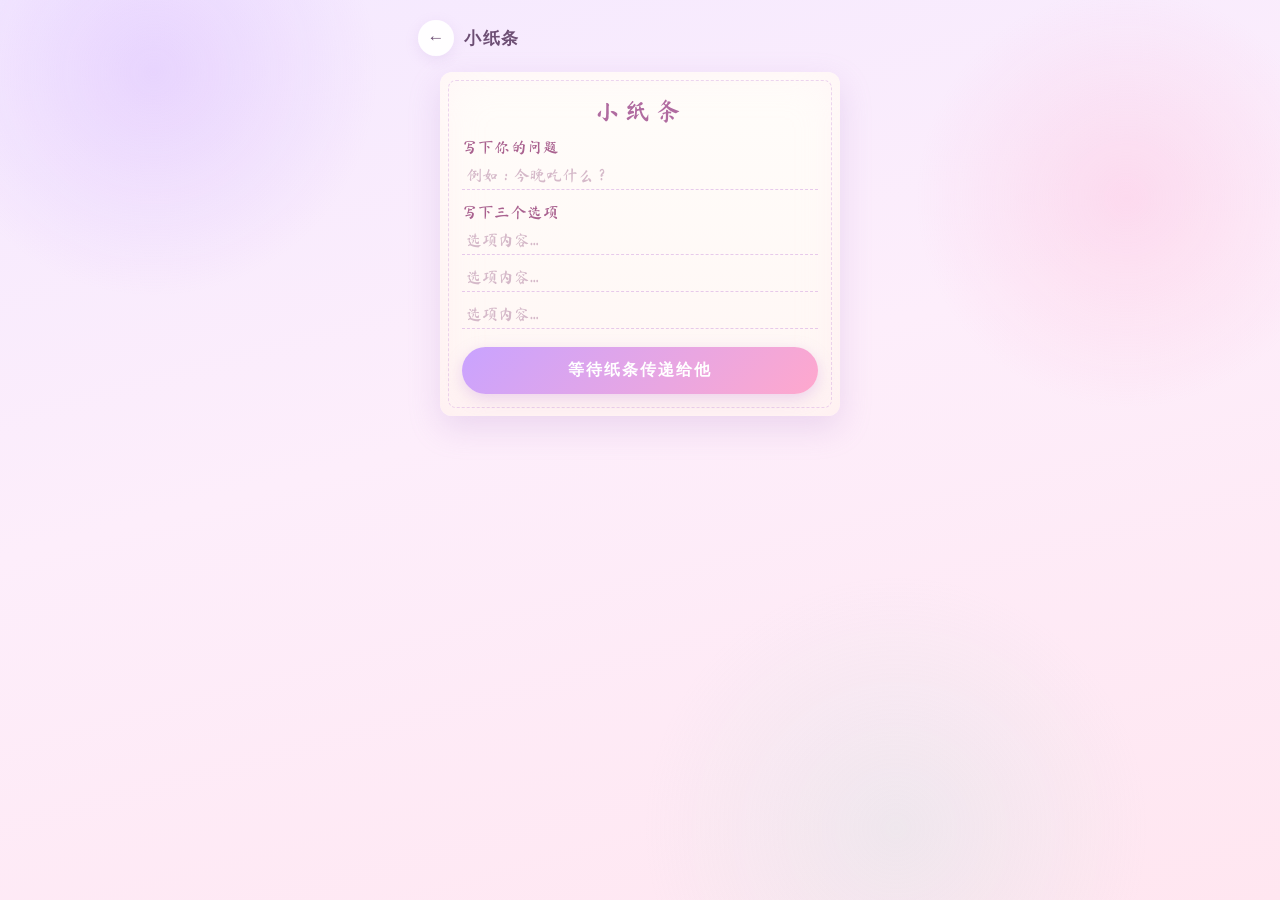
<file: note.html>
<!DOCTYPE html>
<html lang="zh-CN">
<head>
<meta charset="UTF-8">
<meta name="viewport" content="width=device-width, initial-scale=1.0, maximum-scale=1.0, user-scalable=no, viewport-fit=cover">
<title>小纸条</title>
<link rel="stylesheet" href="style.css">
<link rel="preconnect" href="https://fonts.googleapis.com">
<link href="https://fonts.googleapis.com/css2?family=Ma+Shan+Zheng&display=swap" rel="stylesheet">
</head>
<body>

<div class="float-deco" id="floatDeco"></div>

<div class="page">

  <header class="topbar">
    <a class="back-btn" href="index.html" aria-label="返回主页">←</a>
    <span class="topbar-title" id="pageTitle"></span>
  </header>

  <!-- 状态一：正在写纸条 -->
  <div class="note-paper" id="writeState">
    <div class="note-title" id="noteTitle"></div>

    <div class="note-field">
      <label id="questionLabel"></label>
      <input type="text" id="questionInput" maxlength="60">
    </div>

    <div class="note-field">
      <label id="optionLabel"></label>
      <input type="text" id="optionA" maxlength="40">
      <input type="text" id="optionB" maxlength="40" style="margin-top:8px">
      <input type="text" id="optionC" maxlength="40" style="margin-top:8px">
    </div>

    <button class="note-btn" id="writeBtn"></button>
  </div>

  <!-- 状态二：纸条已折叠 -->
  <div id="foldState" style="display:none;width:100%">
    <div class="folded-note" id="foldedNote">
      <span class="seal">💗</span>
    </div>
    <div class="note-hint" id="unfoldHint"></div>
  </div>

  <!-- 状态三：纸条展开（他的选择） -->
  <div id="openState" style="display:none;width:100%">
    <div class="open-note note-paper">
      <div class="note-title" id="openTitle"></div>
      <div class="note-q" id="openQuestion"></div>
      <div class="note-opt" data-letter="A">
        <span class="opt-letter">A</span>
        <span class="opt-text" id="openOptA"></span>
        <span class="opt-check"></span>
      </div>
      <div class="note-opt" data-letter="B">
        <span class="opt-letter">B</span>
        <span class="opt-text" id="openOptB"></span>
        <span class="opt-check"></span>
      </div>
      <div class="note-opt" data-letter="C">
        <span class="opt-letter">C</span>
        <span class="opt-text" id="openOptC"></span>
        <span class="opt-check"></span>
      </div>
    </div>
  </div>

  <!-- 状态三下方：再写一张 -->
  <button class="note-btn ghost" id="againBtn" style="display:none;max-width:380px"></button>
</div>

<script src="config.js"></script>
<script src="js/store.js"></script>
<script src="js/shell.js"></script>
<script src="player.js"></script>
<script>
(function () {
  var g = SITE_CONFIG.global;
  var n = SITE_CONFIG.note;

  /* 应用全局配色 */
  var root = document.documentElement;
  root.style.setProperty('--grad-from', g.gradientFrom);
  root.style.setProperty('--grad-to', g.gradientTo);
  root.style.setProperty('--text-color', g.textColor);
  root.style.setProperty('--paper-color', n.paperColor);
  document.title = g.siteTitle + ' · ' + n.pageTitle;
  LN.boot({ deco: true });

  /* 文案注入 */
  document.getElementById('pageTitle').textContent = n.title;
  document.getElementById('noteTitle').textContent = n.title;
  document.getElementById('openTitle').textContent = n.title;
  document.getElementById('questionLabel').textContent = n.questionLabel;
  document.getElementById('questionInput').placeholder = n.questionPlaceholder;
  document.getElementById('optionLabel').textContent = n.optionLabel;
  ['optionA', 'optionB', 'optionC'].forEach(function (id) {
    document.getElementById(id).placeholder = n.optionPlaceholder;
  });
  document.getElementById('writeBtn').textContent = n.writeButton;
  document.getElementById('unfoldHint').textContent = n.unfoldHint;
  document.getElementById('againBtn').textContent = n.againButton;

  var writeState = document.getElementById('writeState');
  var foldState = document.getElementById('foldState');
  var openState = document.getElementById('openState');
  var againBtn = document.getElementById('againBtn');

  var currentData = null; // { question, options: [a,b,c], pick }

  /* ---------- 第一步：写好纸条，折叠传递 ---------- */
  document.getElementById('writeBtn').addEventListener('click', function () {
    var q = document.getElementById('questionInput').value.trim();
    var a = document.getElementById('optionA').value.trim();
    var b = document.getElementById('optionB').value.trim();
    var cOpt = document.getElementById('optionC').value.trim();

    if (!q || !a || !b || !cOpt) {
      shake(writeState);
      return;
    }

    // 纯随机选一个字母
    var letters = ['A', 'B', 'C'];
    var pick = letters[Math.floor(Math.random() * 3)];

    currentData = { question: q, options: [a, b, cOpt], pick: pick };

    // 折叠动画：纸条向上翻折收起
    writeState.style.transition = 'transform .45s ease-in, opacity .45s ease-in';
    writeState.style.transform = 'perspective(700px) rotateX(65deg)';
    writeState.style.opacity = '0';

    setTimeout(function () {
      writeState.style.display = 'none';
      foldState.style.display = 'block';
    }, 450);
  });

  /* ---------- 第二步：点击折叠纸条，展开看结果 ---------- */
  document.getElementById('foldedNote').addEventListener('click', function () {
    if (!currentData) return;

    document.getElementById('openQuestion').textContent = currentData.question;
    document.getElementById('openOptA').textContent = currentData.options[0];
    document.getElementById('openOptB').textContent = currentData.options[1];
    document.getElementById('openOptC').textContent = currentData.options[2];

    foldState.style.display = 'none';
    openState.style.display = 'block';

    // 在随机选中的字母上标红色爱心（不再画勾）
    var opts = openState.querySelectorAll('.note-opt');
    opts.forEach(function (el) {
      el.classList.remove('checked');
      if (el.getAttribute('data-letter') === currentData.pick) {
        el.classList.add('checked');
      }
    });

    againBtn.style.display = 'block';
    againBtn.scrollIntoView({ behavior: 'smooth', block: 'nearest' });
  });

  /* ---------- 第三步：再写一张 ---------- */
  againBtn.addEventListener('click', function () {
    currentData = null;
    openState.style.display = 'none';
    againBtn.style.display = 'none';
    ['questionInput', 'optionA', 'optionB', 'optionC'].forEach(function (id) {
      document.getElementById(id).value = '';
    });
    writeState.style.display = 'block';
    writeState.style.transition = 'none';
    writeState.style.transform = 'none';
    writeState.style.opacity = '1';
    window.scrollTo({ top: 0, behavior: 'smooth' });
  });

  /* 未填完整时的抖动提示 */
  function shake(el) {
    el.style.animation = 'none';
    void el.offsetWidth;
    el.style.animation = 'shakeX .4s ease';
    setTimeout(function () { el.style.animation = ''; }, 450);
    var style = document.createElement('style');
    style.textContent = '@keyframes shakeX{0%,100%{transform:translateX(0)}25%{transform:translateX(-7px)}50%{transform:translateX(7px)}75%{transform:translateX(-4px)}}';
    document.head.appendChild(style);
  }

})();
</script>
</body>
</html>
</file>
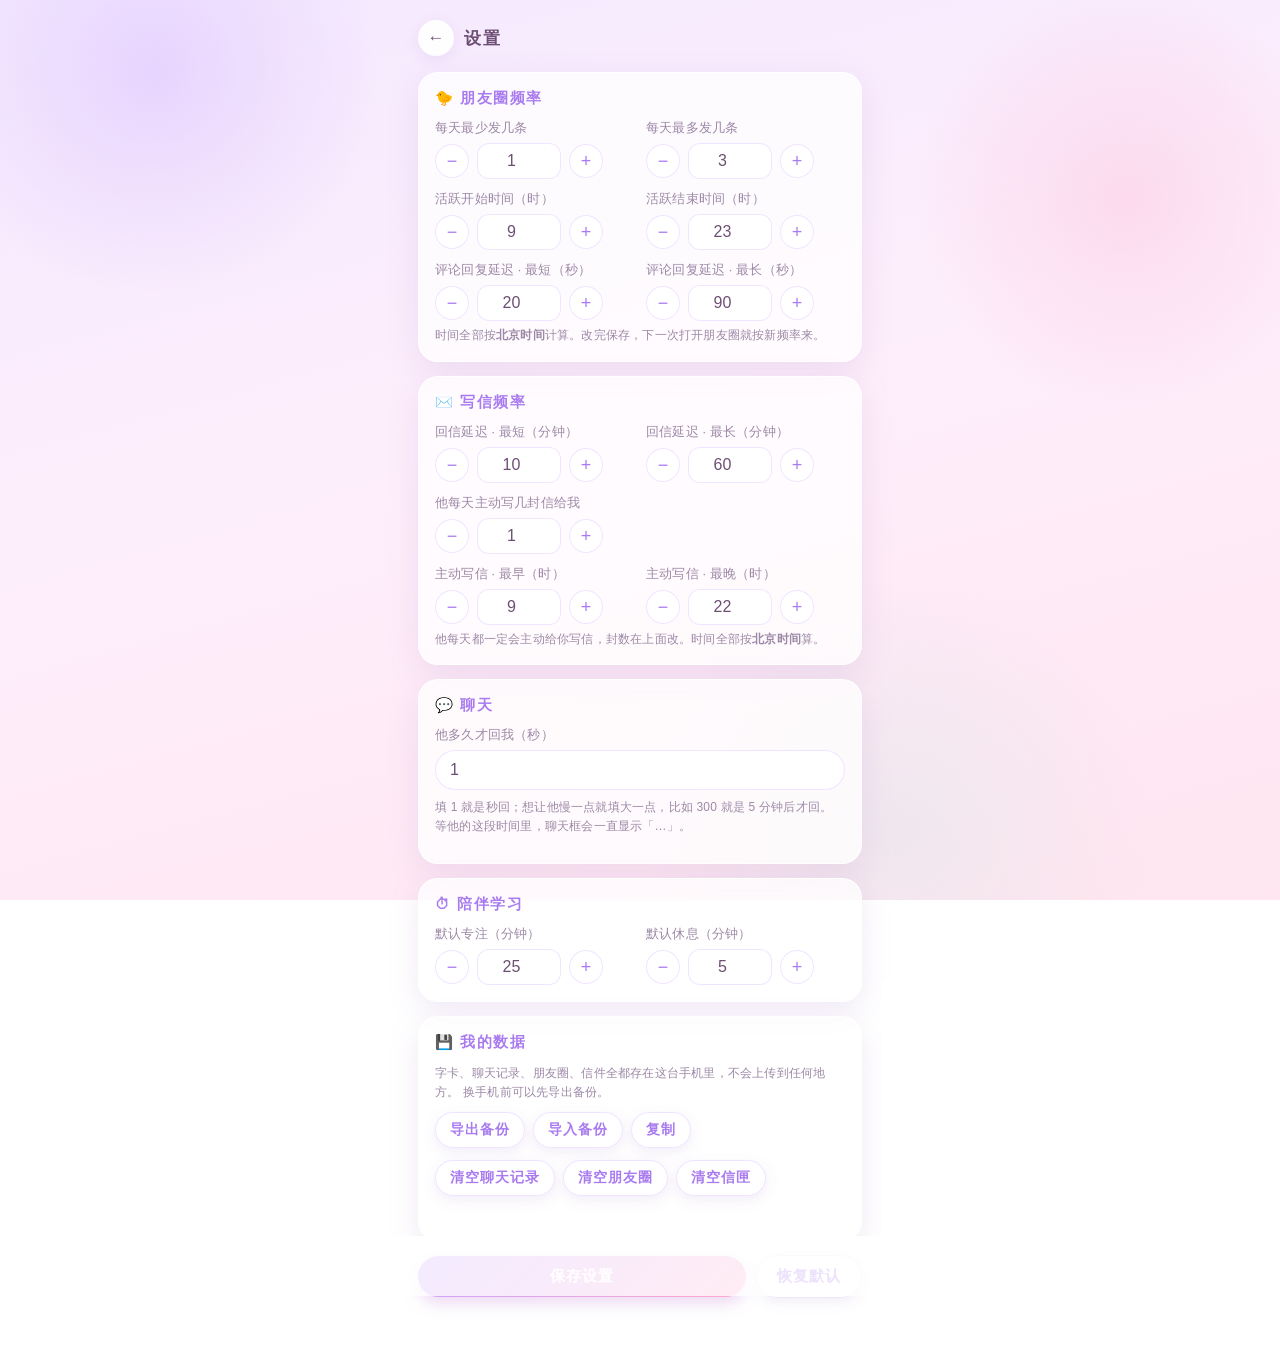
<file: settings.html>
<!DOCTYPE html>
<html lang="zh-CN">
<head>
<meta charset="UTF-8">
<meta name="viewport" content="width=device-width, initial-scale=1.0, maximum-scale=1.0, user-scalable=no, viewport-fit=cover">
<title>设置</title>
<link rel="stylesheet" href="style.css">
</head>
<body>

<div class="float-deco" id="floatDeco"></div>

<div class="page">
  <header class="topbar">
    <a class="back-btn" href="index.html" aria-label="返回主页">←</a>
    <span class="topbar-title" id="pageTitle">设置</span>
  </header>

  <div class="set-wrap">

    <!-- 朋友圈 -->
    <div class="set-card">
      <h2>🐤 朋友圈频率</h2>
      <div class="set-row2">
        <div class="set-field">
          <label>每天最少发几条</label>
          <div class="stepper">
            <button class="st-btn" data-minus="momentPerDayMin" type="button">−</button>
            <input type="number" id="momentPerDayMin" min="0" max="20">
            <button class="st-btn" data-plus="momentPerDayMin" type="button">+</button>
          </div>
        </div>
        <div class="set-field">
          <label>每天最多发几条</label>
          <div class="stepper">
            <button class="st-btn" data-minus="momentPerDayMax" type="button">−</button>
            <input type="number" id="momentPerDayMax" min="1" max="20">
            <button class="st-btn" data-plus="momentPerDayMax" type="button">+</button>
          </div>
        </div>
      </div>
      <div class="set-row2">
        <div class="set-field">
          <label>活跃开始时间（时）</label>
          <div class="stepper">
            <button class="st-btn" data-minus="momentFromHour" type="button">−</button>
            <input type="number" id="momentFromHour" min="0" max="23">
            <button class="st-btn" data-plus="momentFromHour" type="button">+</button>
          </div>
        </div>
        <div class="set-field">
          <label>活跃结束时间（时）</label>
          <div class="stepper">
            <button class="st-btn" data-minus="momentToHour" type="button">−</button>
            <input type="number" id="momentToHour" min="0" max="23">
            <button class="st-btn" data-plus="momentToHour" type="button">+</button>
          </div>
        </div>
      </div>
      <div class="set-row2">
        <div class="set-field" style="margin-bottom:0">
          <label>评论回复延迟 · 最短（秒）</label>
          <div class="stepper">
            <button class="st-btn" data-minus="momentCommentDelayMin" type="button">−</button>
            <input type="number" id="momentCommentDelayMin" min="0" max="600">
            <button class="st-btn" data-plus="momentCommentDelayMin" type="button">+</button>
          </div>
        </div>
        <div class="set-field" style="margin-bottom:0">
          <label>评论回复延迟 · 最长（秒）</label>
          <div class="stepper">
            <button class="st-btn" data-minus="momentCommentDelayMax" type="button">−</button>
            <input type="number" id="momentCommentDelayMax" min="1" max="600">
            <button class="st-btn" data-plus="momentCommentDelayMax" type="button">+</button>
          </div>
        </div>
      </div>
      <div class="tip">时间全部按<b>北京时间</b>计算。改完保存，下一次打开朋友圈就按新频率来。</div>
    </div>

    <!-- 写信 -->
    <div class="set-card">
      <h2>✉️ 写信频率</h2>
      <div class="set-row2">
        <div class="set-field">
          <label>回信延迟 · 最短（分钟）</label>
          <div class="stepper">
            <button class="st-btn" data-minus="letterReplyMinMin" type="button">−</button>
            <input type="number" id="letterReplyMinMin" min="1" max="600">
            <button class="st-btn" data-plus="letterReplyMinMin" type="button">+</button>
          </div>
        </div>
        <div class="set-field">
          <label>回信延迟 · 最长（分钟）</label>
          <div class="stepper">
            <button class="st-btn" data-minus="letterReplyMaxMin" type="button">−</button>
            <input type="number" id="letterReplyMaxMin" min="1" max="600">
            <button class="st-btn" data-plus="letterReplyMaxMin" type="button">+</button>
          </div>
        </div>
      </div>
      <div class="set-field">
        <label>他每天主动写几封信给我</label>
        <div class="stepper" style="max-width:170px">
          <button class="st-btn" data-minus="letterActivePerDay" type="button">−</button>
          <input type="number" id="letterActivePerDay" min="1" max="20">
          <button class="st-btn" data-plus="letterActivePerDay" type="button">+</button>
        </div>
      </div>
      <div class="set-row2">
        <div class="set-field" style="margin-bottom:0">
          <label>主动写信 · 最早（时）</label>
          <div class="stepper">
            <button class="st-btn" data-minus="letterActiveFromHour" type="button">−</button>
            <input type="number" id="letterActiveFromHour" min="0" max="23">
            <button class="st-btn" data-plus="letterActiveFromHour" type="button">+</button>
          </div>
        </div>
        <div class="set-field" style="margin-bottom:0">
          <label>主动写信 · 最晚（时）</label>
          <div class="stepper">
            <button class="st-btn" data-minus="letterActiveToHour" type="button">−</button>
            <input type="number" id="letterActiveToHour" min="0" max="23">
            <button class="st-btn" data-plus="letterActiveToHour" type="button">+</button>
          </div>
        </div>
      </div>
      <div class="tip">他每天都一定会主动给你写信，封数在上面改。时间全部按<b>北京时间</b>算。</div>
    </div>

    <!-- 聊天 -->
    <div class="set-card">
      <h2>💬 聊天</h2>
      <div class="set-field">
        <label>他多久才回我（秒）</label>
        <input type="number" id="chatReplyDelaySec" class="set-input" min="1" step="1"
               inputmode="numeric" placeholder="比如 3">
        <div class="tip" style="margin-top:8px">
          填 1 就是秒回；想让他慢一点就填大一点，比如 300 就是 5 分钟后才回。
          等他的这段时间里，聊天框会一直显示「…」。
        </div>
      </div>
    </div>

    <!-- 学习 -->
    <div class="set-card">
      <h2>⏱ 陪伴学习</h2>
      <div class="set-row2">
        <div class="set-field" style="margin-bottom:0">
          <label>默认专注（分钟）</label>
          <div class="stepper">
            <button class="st-btn" data-minus="focusMinutes" type="button">−</button>
            <input type="number" id="focusMinutes" min="1" max="300">
            <button class="st-btn" data-plus="focusMinutes" type="button">+</button>
          </div>
        </div>
        <div class="set-field" style="margin-bottom:0">
          <label>默认休息（分钟）</label>
          <div class="stepper">
            <button class="st-btn" data-minus="breakMinutes" type="button">−</button>
            <input type="number" id="breakMinutes" min="1" max="120">
            <button class="st-btn" data-plus="breakMinutes" type="button">+</button>
          </div>
        </div>
      </div>
    </div>

    <!-- 数据 -->
    <div class="set-card">
      <h2>💾 我的数据</h2>
      <div class="tip" style="margin-bottom:10px">
        字卡、聊天记录、朋友圈、信件全都存在这台手机里，不会上传到任何地方。
        换手机前可以先导出备份。
      </div>
      <div class="row" style="gap:8px;flex-wrap:wrap">
        <button class="btn ghost small" id="exportBtn" type="button">导出备份</button>
        <button class="btn ghost small" id="importBtn" type="button">导入备份</button>
        <button class="btn ghost small" id="copyBtn" type="button">复制</button>
      </div>
      <div class="field mt12" id="backupField" style="display:none">
        <textarea id="backupBox" rows="6" spellcheck="false"></textarea>
      </div>
      <div class="row mt12" style="gap:8px;flex-wrap:wrap">
        <button class="btn ghost small" id="clearChat" type="button">清空聊天记录</button>
        <button class="btn ghost small" id="clearMoments" type="button">清空朋友圈</button>
        <button class="btn ghost small" id="clearLetters" type="button">清空信匣</button>
      </div>
      <div class="set-status" id="status"></div>
    </div>

    <div class="row" style="gap:10px;margin-bottom:10px">
      <button class="btn" id="saveBtn" type="button" style="flex:1">保存设置</button>
      <button class="btn ghost" id="resetBtn" type="button">恢复默认</button>
    </div>

  </div>
</div>

<script src="config.js"></script>
<script src="js/store.js"></script>
<script src="js/shell.js"></script>
<script src="player.js"></script>
<script src="js/cards.js"></script>
<script>
(function () {
  LN.boot({ title: '设置' });

  var STEPS = {
    momentPerDayMin: 1, momentPerDayMax: 1,
    momentFromHour: 1, momentToHour: 1,
    momentCommentDelayMin: 10, momentCommentDelayMax: 10,
    letterReplyMinMin: 5, letterReplyMaxMin: 5,
    letterActivePerDay: 1,
    letterActiveFromHour: 1, letterActiveToHour: 1,
    focusMinutes: 5, breakMinutes: 1
  };
  var NUMBERS = Object.keys(STEPS);

  var st = LN.getSettings();
  var status = document.getElementById('status');

  function setStatus(text, ok) {
    status.textContent = text || '';
    status.className = 'set-status' + (ok ? ' ok' : '');
  }

  function fill() {
    NUMBERS.forEach(function (k) { document.getElementById(k).value = st[k]; });
    document.getElementById('chatReplyDelaySec').value = st.chatReplyDelaySec;
  }

  function bump(key, delta) {
    var el = document.getElementById(key);
    var v = (Number(el.value) || 0) + delta * STEPS[key];
    var min = Number(el.getAttribute('min')), max = Number(el.getAttribute('max'));
    v = Math.max(min, Math.min(max, v));
    el.value = v;
    st[key] = v;
    fixRanges();
  }
  function fixRanges() {
    ['momentPerDay', 'momentCommentDelay', 'letterReply'].forEach(function (pre) {
      var a = document.getElementById(pre + (pre === 'momentPerDay' ? 'Min' : 'Min'));
      var b = document.getElementById(pre + (pre === 'momentPerDay' ? 'Max' : 'Max'));
      if (!a || !b) return;
      if (Number(b.value) < Number(a.value)) b.value = a.value;
    });
    var fh = document.getElementById('momentFromHour'), th = document.getElementById('momentToHour');
    if (Number(th.value) < Number(fh.value)) th.value = fh.value;
  }

  LN.$$('[data-minus]').forEach(function (b) {
    b.addEventListener('click', function () { bump(b.getAttribute('data-minus'), -1); });
  });
  LN.$$('[data-plus]').forEach(function (b) {
    b.addEventListener('click', function () { bump(b.getAttribute('data-plus'), 1); });
  });
  document.getElementById('saveBtn').addEventListener('click', function () {
    var patch = {};
    NUMBERS.forEach(function (k) { patch[k] = Number(document.getElementById(k).value); });
    var sec = Number(document.getElementById('chatReplyDelaySec').value);
    patch.chatReplyDelaySec = (isFinite(sec) && sec >= 1) ? Math.floor(sec) : 1;
    /* 每天最少不能大于最多 */
    if (patch.momentPerDayMin > patch.momentPerDayMax) patch.momentPerDayMax = patch.momentPerDayMin;
    if (patch.letterReplyMinMin > patch.letterReplyMaxMin) patch.letterReplyMaxMin = patch.letterReplyMinMin;
    if (patch.momentFromHour > patch.momentToHour) patch.momentToHour = patch.momentFromHour;
    st = LN.setSettings(patch);
    fill();
    setStatus('已保存 ✓ 频率设置下次打开对应页面就生效。', true);
  });

  document.getElementById('resetBtn').addEventListener('click', function () {
    /* 用自己画的确认框，内嵌预览和 APP 里都点得动 */
    LN.ask('把所有频率恢复成默认？', function (ok) {
      if (!ok) return;
      st = LN.resetSettings();
      fill();
      setStatus('已恢复默认 ✓', true);
    });
  });

  /* ---------------- 备份 ---------------- */
  var backupBox = document.getElementById('backupBox');
  var backupField = document.getElementById('backupField');

  document.getElementById('exportBtn').addEventListener('click', function () {
    var data = {};
    Object.keys(LN.KEYS).forEach(function (k) {
      var v = LN.read(LN.KEYS[k], null);
      if (v !== null) data[LN.KEYS[k]] = v;
    });
    backupBox.value = JSON.stringify(data);
    backupField.style.display = 'block';
    setStatus('已生成备份，长按全选复制保存起来即可。');
  });
  document.getElementById('copyBtn').addEventListener('click', function () {
    if (!backupBox.value) { setStatus('先点「导出备份」生成内容。'); return; }
    backupBox.select();
    try { document.execCommand('copy'); setStatus('已复制到剪贴板 ✓', true); }
    catch (e) { setStatus('复制失败，请手动长按选择复制。'); }
  });
  document.getElementById('importBtn').addEventListener('click', function () {
    if (!backupBox.value.trim()) {
      backupField.style.display = 'block';
      setStatus('把之前导出的内容粘进下面的框里，再点一次「导入备份」。');
      backupBox.focus();
      return;
    }
    try {
      var data = JSON.parse(backupBox.value);
      Object.keys(data).forEach(function (k) { LN.write(k, data[k]); });
      st = LN.getSettings();
      fill();
      setStatus('导入成功 ✓ 字卡、聊天记录、朋友圈、信件都回来了。', true);
    } catch (e) {
      setStatus('导入失败：内容不是有效的备份文字。');
    }
  });

  /* ---------------- 清空 ---------------- */
  function clearKey(key, name) {
    LN.ask('清空' + name + '？这一步不能撤销。', function (ok) {
      if (!ok) return;
      LN.write(key, []);
      setStatus(name + '已清空。', true);
    });
  }
  document.getElementById('clearChat').addEventListener('click', function () { clearKey(LN.KEYS.chatLog, '聊天记录'); });
  document.getElementById('clearMoments').addEventListener('click', function () {
    LN.ask('清空朋友圈？这一步不能撤销。', function (ok) {
      if (!ok) return;
      LN.write(LN.KEYS.moments, []);
      LN.del(LN.KEYS.momentSchedule);
      setStatus('朋友圈已清空。', true);
    });
  });
  document.getElementById('clearLetters').addEventListener('click', function () {
    LN.ask('清空信匣？这一步不能撤销。', function (ok) {
      if (!ok) return;
      LN.write(LN.KEYS.letters, []);
      LN.write(LN.KEYS.letterPending, []);
      setStatus('信匣已清空。', true);
    });
  });

  fill();
})();
</script>
</body>
</html>
</file>
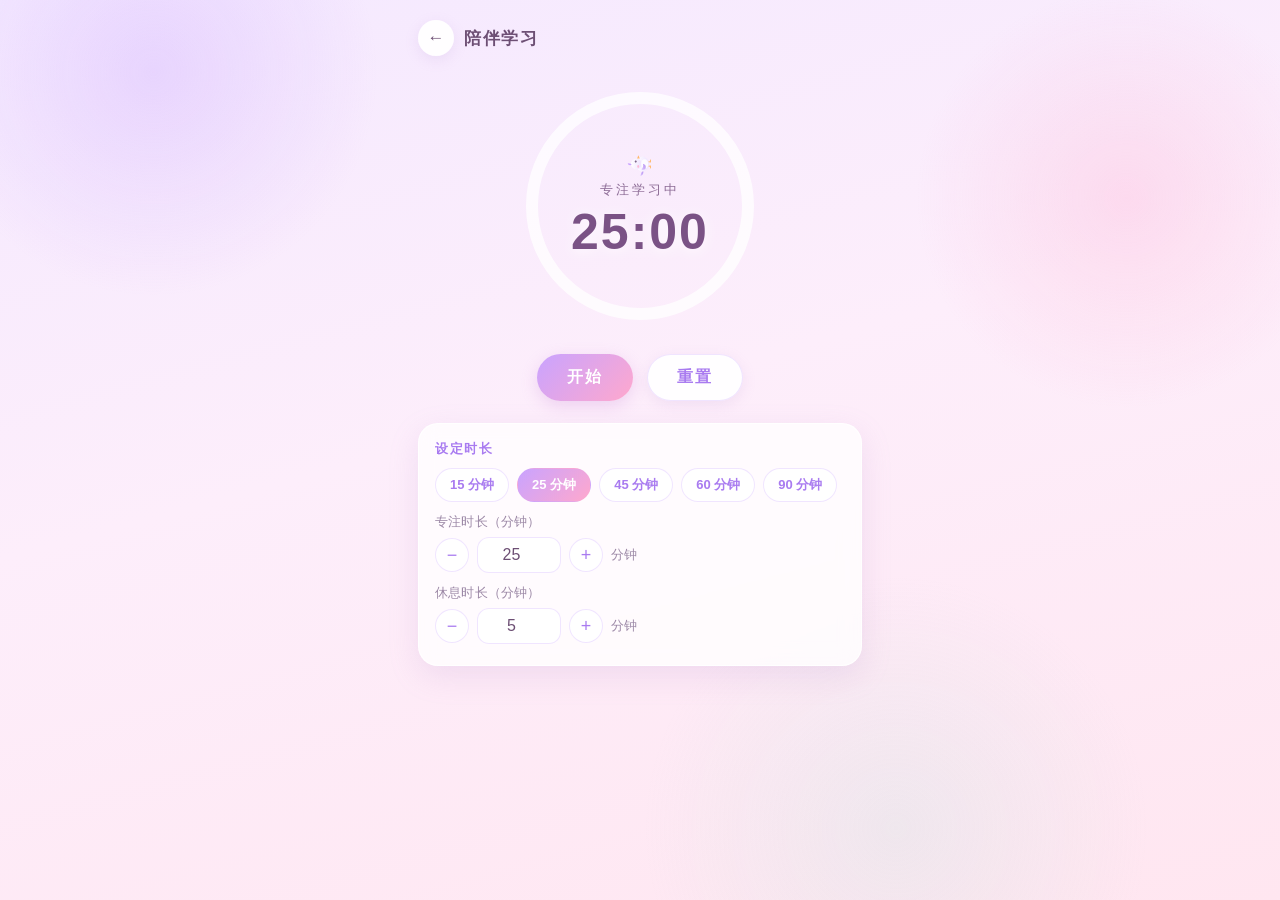
<file: timer.html>
<!DOCTYPE html>
<html lang="zh-CN">
<head>
<meta charset="UTF-8">
<meta name="viewport" content="width=device-width, initial-scale=1.0, maximum-scale=1.0, user-scalable=no, viewport-fit=cover">
<title>陪伴学习</title>
<link rel="stylesheet" href="style.css">
</head>
<body>

<div class="float-deco" id="floatDeco"></div>

<div class="page">

  <header class="topbar">
    <a class="back-btn" href="index.html" aria-label="返回主页">←</a>
    <span class="topbar-title" id="pageTitle"></span>
  </header>

  <div class="timer-stage">

    <div class="timer-ring-wrap">
      <svg width="244" height="244" viewBox="0 0 244 244">
        <defs>
          <linearGradient id="timerGrad" x1="0" y1="0" x2="1" y2="1">
            <stop offset="0" stop-color="#c9a3ff"/>
            <stop offset="1" stop-color="#ffa8cd"/>
          </linearGradient>
        </defs>
        <circle class="timer-ring-bg" cx="122" cy="122" r="108"></circle>
        <circle class="timer-ring-fg" id="ringFg" cx="122" cy="122" r="108"></circle>
      </svg>
      <div class="timer-center">
        <div class="timer-bird" id="timerBird"></div>
        <div class="timer-phase" id="timerPhase"></div>
        <div class="timer-time" id="timerTime">25:00</div>
      </div>
    </div>

    <div class="timer-controls">
      <button class="timer-btn primary" id="startBtn"></button>
      <button class="timer-btn plain" id="resetBtn"></button>
    </div>

    <!-- 手动设定时长 -->
    <div class="timer-set">
      <div class="timer-set-title">设定时长</div>
      <div class="preset-row" id="presetRow"></div>
      <div class="set-field">
        <label>专注时长（分钟）</label>
        <div class="stepper">
          <button class="st-btn" id="focusMinus" type="button">−</button>
          <input type="number" id="focusInput" min="1" max="300" step="1">
          <button class="st-btn" id="focusPlus" type="button">+</button>
          <span class="st-label">分钟</span>
        </div>
      </div>
      <div class="set-field" style="margin-bottom:0">
        <label>休息时长（分钟）</label>
        <div class="stepper">
          <button class="st-btn" id="breakMinus" type="button">−</button>
          <input type="number" id="breakInput" min="1" max="120" step="1">
          <button class="st-btn" id="breakPlus" type="button">+</button>
          <span class="st-label">分钟</span>
        </div>
      </div>
      <div class="tip" id="applyTip"></div>
    </div>

    <div class="encourage-bubble hide" id="encourageBubble">
      <span id="encourageText"></span>
    </div>
  </div>
</div>

<script src="config.js"></script>
<script src="js/store.js"></script>
<script src="js/shell.js"></script>
<script src="player.js"></script>
<script>
(function () {
  var g = SITE_CONFIG.global;
  var t = SITE_CONFIG.timer;

  LN.boot({ title: t.pageTitle });
  document.getElementById('timerBird').innerHTML = LN.birdSvg('sm');

  document.getElementById('pageTitle').textContent = t.pageTitle;
  var startBtn = document.getElementById('startBtn');
  var resetBtn = document.getElementById('resetBtn');
  startBtn.textContent = t.startButtonText;
  resetBtn.textContent = t.resetButtonText;

  var PHASE = { IDLE: 'idle', FOCUS: 'focus', BREAK: 'break' };
  var PRESETS = [15, 25, 45, 60, 90];

  var st = LN.getSettings();
  var focusMin = clamp(Number(st.focusMinutes) || 25, 1, 300);
  var breakMin = clamp(Number(st.breakMinutes) || 5, 1, 120);

  var phase = PHASE.IDLE;
  var running = false;
  var remain = focusMin * 60;
  var elapsed = 0;
  var encourageTarget = -1, encourageShown = false, encourageHideAt = -1;
  var tick = null;

  var ring = document.getElementById('ringFg');
  var R = 108, CIRC = 2 * Math.PI * R;
  ring.style.strokeDasharray = CIRC;
  ring.style.strokeDashoffset = 0;

  var timeEl = document.getElementById('timerTime');
  var phaseEl = document.getElementById('timerPhase');
  var bubble = document.getElementById('encourageBubble');
  var bubbleText = document.getElementById('encourageText');
  var focusInput = document.getElementById('focusInput');
  var breakInput = document.getElementById('breakInput');
  var applyTip = document.getElementById('applyTip');

  function clamp(v, a, b) { v = Math.round(Number(v) || 0); return Math.max(a, Math.min(b, v)); }

  function focusSec() { return focusMin * 60; }
  function breakSec() { return breakMin * 60; }

  /* ---------- 渲染 ---------- */
  function fmt(sec) {
    sec = Math.max(0, Math.round(sec));
    var m = Math.floor(sec / 60), s = sec % 60;
    return (m < 10 ? '0' + m : m) + ':' + (s < 10 ? '0' + s : s);
  }
  function render() {
    timeEl.textContent = fmt(remain);
    var total = (phase === PHASE.BREAK) ? breakSec() : focusSec();
    var progress = total ? (total - remain) / total : 0;
    ring.style.strokeDashoffset = CIRC * (1 - progress);
  }
  function setPhase(p) {
    phase = p;
    if (p === PHASE.BREAK) {
      remain = breakSec();
      phaseEl.textContent = t.breakText;
    } else {
      remain = focusSec();
      phaseEl.textContent = t.focusText;
    }
    render();
  }

  /* ---------- 时长设定 ---------- */
  function renderPresets() {
    var row = document.getElementById('presetRow');
    row.innerHTML = '';
    PRESETS.forEach(function (v) {
      var b = document.createElement('button');
      b.type = 'button';
      b.className = 'preset' + (v === focusMin ? ' on' : '');
      b.textContent = v + ' 分钟';
      b.addEventListener('click', function () { setFocus(v); });
      row.appendChild(b);
    });
  }
  function syncInputs() {
    focusInput.value = focusMin;
    breakInput.value = breakMin;
    renderPresets();
  }
  function setFocus(v) {
    focusMin = clamp(v, 1, 300);
    LN.setSettings({ focusMinutes: focusMin });
    syncInputs();
    if (phase === PHASE.IDLE || phase === PHASE.FOCUS && !running) {
      if (phase === PHASE.IDLE) { setPhase(PHASE.IDLE); }
    }
    applyTip.textContent = (phase === PHASE.IDLE)
      ? '已生效，点「开始」就用新的时长啦。'
      : '下一轮生效（本轮进行中，不会被打断）。';
  }
  function setBreak(v) {
    breakMin = clamp(v, 1, 120);
    LN.setSettings({ breakMinutes: breakMin });
    syncInputs();
    applyTip.textContent = '休息时长已保存。';
  }
  focusInput.addEventListener('change', function () { setFocus(focusInput.value); });
  breakInput.addEventListener('change', function () { setBreak(breakInput.value); });
  document.getElementById('focusMinus').addEventListener('click', function () { setFocus(focusMin - 5); });
  document.getElementById('focusPlus').addEventListener('click', function () { setFocus(focusMin + 5); });
  document.getElementById('breakMinus').addEventListener('click', function () { setBreak(breakMin - 1); });
  document.getElementById('breakPlus').addEventListener('click', function () { setBreak(breakMin + 1); });

  /* ---------- 鼓励语 ---------- */
  function scheduleEncourage() {
    var after = (Number(t.encourageShowAfterMin) || 5) * 60;
    var before = (Number(t.encourageShowBeforeMin) || 15) * 60;
    var dur = (Number(t.encourageDurationMin) || 5) * 60;
    var total = focusSec();
    if (before > total - 60) before = Math.max(after, total - 60);
    if (before < after) before = after;
    encourageTarget = after + Math.floor(Math.random() * (before - after + 1));
    encourageHideAt = encourageTarget + dur;
    encourageShown = false;
    hideBubble();
  }
  function showBubble() {
    var list = t.encouragementList || [];
    if (!list.length) return;
    bubbleText.textContent = list[Math.floor(Math.random() * list.length)];
    bubble.classList.remove('hide');
  }
  function hideBubble() { bubble.classList.add('hide'); }

  /* ---------- 计时 ---------- */
  function startTicking() {
    stopTicking();
    tick = setInterval(function () {
      if (!running) return;
      elapsed++; remain--;

      if (phase === PHASE.FOCUS) {
        if (!encourageShown && elapsed >= encourageTarget) { encourageShown = true; showBubble(); }
        if (encourageShown && elapsed >= encourageHideAt) hideBubble();
      }

      if (remain <= 0) {
        if (phase === PHASE.FOCUS) {
          setPhase(PHASE.BREAK);
          elapsed = 0;
          hideBubble();
          LN.toast('专注结束，休息一下吧～');
        } else {
          running = false;
          stopTicking();
          setPhase(PHASE.IDLE);
          startBtn.textContent = t.startButtonText;
          LN.toast('休息结束，再来一轮？');
        }
        return;
      }
      render();
    }, 1000);
  }
  function stopTicking() { if (tick) { clearInterval(tick); tick = null; } }

  startBtn.addEventListener('click', function () {
    if (phase === PHASE.IDLE) {
      setPhase(PHASE.FOCUS);
      elapsed = 0;
      scheduleEncourage();
      running = true;
      startBtn.textContent = t.pauseButtonText;
      startTicking();
    } else if (running) {
      running = false;
      startBtn.textContent = t.startButtonText;
    } else {
      running = true;
      startBtn.textContent = t.pauseButtonText;
    }
  });

  resetBtn.addEventListener('click', function () {
    running = false;
    stopTicking();
    hideBubble();
    setPhase(PHASE.IDLE);
    startBtn.textContent = t.startButtonText;
  });

  syncInputs();
  setPhase(PHASE.IDLE);
})();
</script>
</body>
</html>
</file>
<file: style.css>
/* =====================================================
 * Love Note · 浅紫浅粉渐变 · 韩系优雅 · 小鸟点缀
 * ===================================================== */
* { margin: 0; padding: 0; box-sizing: border-box; -webkit-tap-highlight-color: transparent; }

html, body { height: 100%; }

:root {
  --grad-from: #f4e9ff;
  --grad-to:   #ffe6f0;
  --text-color:#6d4f74;

  --purple:    #c9a3ff;
  --purple-dp: #a97bf0;
  --pink:      #ffa8cd;
  --pink-dp:   #f97fae;
  --mint:      #b9e4dc;

  --card-bg:   rgba(255, 255, 255, .78);
  --card-bg-2: rgba(255, 255, 255, .92);
  --line:      rgba(201, 163, 255, .28);
  --muted:     #9c88a6;
  --shadow:    0 10px 30px rgba(178, 140, 205, .18);
  --shadow-sm: 0 4px 14px rgba(178, 140, 205, .16);
  --radius:    20px;
}

body {
  font-family: "PingFang SC", "Microsoft YaHei", "Hiragino Sans GB", "Noto Sans SC", sans-serif;
  color: var(--text-color);
  background: linear-gradient(165deg, var(--grad-from) 0%, #fdeefb 45%, var(--grad-to) 100%) fixed;
  min-height: 100vh;
  overflow-x: hidden;
  letter-spacing: .2px;
}
/* 背景柔光斑 */
body::before {
  content: "";
  position: fixed; inset: 0; z-index: -2; pointer-events: none;
  background:
    radial-gradient(320px 320px at 12% 8%,  rgba(201, 163, 255, .30), transparent 70%),
    radial-gradient(300px 300px at 88% 22%, rgba(255, 168, 205, .28), transparent 70%),
    radial-gradient(360px 360px at 70% 92%, rgba(185, 228, 220, .22), transparent 70%);
}

a { text-decoration: none; color: inherit; }
button { font-family: inherit; cursor: pointer; border: none; }
input, textarea { font-family: inherit; }
img { max-width: 100%; display: block; }

/* ---------- 页面容器 ---------- */
.page {
  max-width: 480px;
  margin: 0 auto;
  min-height: 100vh;
  padding: 20px 18px 40px;
  display: flex;
  flex-direction: column;
  align-items: center;
  position: relative;
  animation: pageIn .55s ease both;
}
@keyframes pageIn {
  from { opacity: 0; transform: translateY(12px); }
  to   { opacity: 1; transform: translateY(0); }
}

/* ---------- 顶栏 ---------- */
.topbar {
  width: 100%;
  display: flex;
  align-items: center;
  gap: 10px;
  margin-bottom: 16px;
}
.back-btn, .icon-btn {
  flex: none;
  width: 36px; height: 36px;
  border-radius: 50%;
  background: var(--card-bg-2);
  display: flex; align-items: center; justify-content: center;
  font-size: 17px;
  color: var(--text-color);
  box-shadow: var(--shadow-sm);
  transition: transform .18s;
}
.back-btn:active, .icon-btn:active { transform: scale(.9); }
.topbar-title {
  font-size: 17px;
  font-weight: 700;
  letter-spacing: 1.5px;
}
.topbar .spacer { flex: 1; }

/* ---------- 玻璃卡片 ---------- */
.card {
  width: 100%;
  background: var(--card-bg);
  border: 1px solid rgba(255, 255, 255, .9);
  border-radius: var(--radius);
  padding: 18px 16px;
  box-shadow: var(--shadow);
  backdrop-filter: blur(10px);
  -webkit-backdrop-filter: blur(10px);
}

/* ---------- 按钮 ---------- */
.btn {
  display: inline-flex;
  align-items: center; justify-content: center;
  gap: 6px;
  padding: 11px 20px;
  border-radius: 999px;
  font-size: 15px;
  font-weight: 600;
  letter-spacing: 1px;
  color: #fff;
  background: linear-gradient(135deg, var(--purple) 0%, var(--pink) 100%);
  box-shadow: 0 6px 16px rgba(201, 143, 220, .35);
  transition: transform .16s, opacity .16s;
}
.btn:active { transform: scale(.95); }
.btn:disabled { opacity: .5; }
.btn.ghost {
  background: var(--card-bg-2);
  color: var(--purple-dp);
  box-shadow: var(--shadow-sm);
  border: 1px solid var(--line);
}
.btn.small { padding: 8px 14px; font-size: 13.5px; }
.btn.block { display: flex; width: 100%; }
.btn.danger { color: #e0648c; background: var(--card-bg-2); box-shadow: var(--shadow-sm); border: 1px solid var(--line); }
.btn.danger:active { opacity: .7; }

/* 胶囊小按键（字卡库入口等） */
.chip-btn {
  display: inline-flex;
  align-items: center;
  gap: 5px;
  padding: 7px 13px;
  border-radius: 999px;
  font-size: 13px;
  font-weight: 600;
  color: var(--purple-dp);
  background: var(--card-bg-2);
  border: 1px solid var(--line);
  box-shadow: var(--shadow-sm);
  transition: transform .16s;
}
.chip-btn:active { transform: scale(.94); }
.card-badge {
  min-width: 20px;
  padding: 0 5px;
  border-radius: 999px;
  background: linear-gradient(135deg, var(--purple), var(--pink));
  color: #fff;
  font-size: 11px;
  line-height: 16px;
  text-align: center;
}

.row { display: flex; align-items: center; }
.mt8 { margin-top: 8px; }
.mt12 { margin-top: 12px; }
.mt16 { margin-top: 16px; }
.hidden { display: none !important; }
.muted { font-size: 12.5px; color: var(--muted); line-height: 1.6; }
.center { text-align: center; }

/* ---------- 弹窗 ---------- */
.mask {
  position: fixed; inset: 0;
  background: rgba(90, 62, 104, .38);
  backdrop-filter: blur(3px);
  -webkit-backdrop-filter: blur(3px);
  opacity: 0; pointer-events: none;
  transition: opacity .25s;
  z-index: 60;
}
.mask.show { opacity: 1; pointer-events: auto; }
.dialog {
  position: fixed;
  left: 50%;
  /* 键盘弹起来时整个弹窗跟着往上抬，不会被键盘压住 */
  bottom: max(0px, calc(100vh - var(--vvh, 100vh)));
  transform: translate(-50%, 110%);
  width: min(440px, 100%);
  max-height: min(88vh, calc(var(--vvh, 100vh) - 12px));
  background: #fffafc;
  border-radius: 24px 24px 0 0;
  box-shadow: 0 -8px 40px rgba(150, 110, 180, .28);
  transition: transform .3s cubic-bezier(.25, .9, .3, 1);
  z-index: 61;
  display: flex; flex-direction: column;
  overflow: hidden;
}
.dialog.show { transform: translate(-50%, 0); }
.panel-head {
  flex: none;
  display: flex; align-items: center; justify-content: space-between;
  gap: 10px;
  padding: 16px 18px 10px;
  border-bottom: 1px solid rgba(201, 163, 255, .18);
}
.panel-title { font-size: 16px; font-weight: 700; letter-spacing: 1.5px; }
.panel-body { padding: 14px 18px calc(20px + env(safe-area-inset-bottom)); overflow-y: auto; }

.field { margin-bottom: 12px; }
.field label {
  display: block;
  font-size: 12.5px;
  color: var(--purple-dp);
  letter-spacing: .8px;
  margin-bottom: 6px;
  font-weight: 600;
}
.field input,
.field textarea,
.field select {
  width: 100%;
  border: 1.5px solid var(--line);
  border-radius: 14px;
  padding: 10px 12px;
  font-size: 14.5px;
  color: var(--text-color);
  background: #fff;
  outline: none;
  transition: border-color .2s;
}
.field input:focus, .field textarea:focus { border-color: var(--purple); }
.field textarea { resize: vertical; line-height: 1.6; min-height: 76px; }
.tip { font-size: 12px; color: var(--muted); margin-top: 5px; line-height: 1.55; }

/* ---------- 小鸟装饰 ---------- */
.float-deco {
  position: fixed; inset: 0;
  pointer-events: none;
  overflow: hidden;
  z-index: 0;
}
.float-deco span {
  position: absolute;
  bottom: -50px;
  opacity: .5;
  animation: floatUp linear infinite;
  line-height: 0;
}
@keyframes floatUp {
  0%   { transform: translateY(0) rotate(0deg); opacity: 0; }
  10%  { opacity: .55; }
  88%  { opacity: .4; }
  100% { transform: translateY(-112vh) rotate(340deg); opacity: 0; }
}
.bird-svg { width: 42px; height: 42px; display: block; }
.bird-svg.sm { width: 26px; height: 26px; }
.bird-svg.lg { width: 62px; height: 62px; }

/* ---------- 轻提示 ---------- */
.ln-toast {
  position: fixed;
  left: 50%; bottom: 86px;
  transform: translate(-50%, 16px);
  max-width: 78%;
  padding: 10px 18px;
  border-radius: 999px;
  background: rgba(255, 255, 255, .96);
  color: var(--purple-dp);
  font-size: 13.5px;
  box-shadow: var(--shadow);
  opacity: 0; pointer-events: none;
  transition: opacity .25s, transform .25s;
  z-index: 90;
}
.ln-toast.show { opacity: 1; transform: translate(-50%, 0); }

/* =====================================================
 * 主页
 * ===================================================== */
.home-head { text-align: center; margin: 26px 0 4px; z-index: 1; }
.home-bird { display: flex; justify-content: center; margin-bottom: 6px; animation: birdBob 3.2s ease-in-out infinite; }
@keyframes birdBob {
  0%, 100% { transform: translateY(0) rotate(-2deg); }
  50%      { transform: translateY(-7px) rotate(2deg); }
}
.home-names {
  font-size: 30px;
  font-weight: 800;
  letter-spacing: 3px;
  color: #7a5285;
  text-shadow: 0 2px 14px rgba(255, 255, 255, .9);
}
.home-lovenote {
  display: inline-block;
  margin-top: 12px;
  padding: 6px 22px;
  font-size: 13px;
  letter-spacing: 5px;
  color: #fff;
  background: linear-gradient(135deg, var(--purple), var(--pink));
  border-radius: 999px;
  box-shadow: 0 5px 16px rgba(201, 143, 220, .4);
  text-transform: lowercase;
}
.home-slogan { margin-top: 14px; font-size: 14px; letter-spacing: 2.5px; color: #8d6c96; }

.hearts {
  margin-top: 30px;
  display: grid;
  grid-template-columns: repeat(2, 1fr);
  gap: 26px 14px;
  width: 100%;
  z-index: 1;
}
.heart-item { display: flex; flex-direction: column; align-items: center; }
.heart-btn {
  position: relative;
  width: 118px; height: 108px;
  display: block;
  animation: heartBeat 2.8s ease-in-out infinite;
}
.heart-btn:active { transform: scale(.92); }
@keyframes heartBeat {
  0%, 100% { transform: scale(1); }
  12%      { transform: scale(1.06); }
  24%      { transform: scale(1); }
}
.heart-btn .shape, .heart-btn .shape::before, .heart-btn .shape::after {
  position: absolute;
  background: var(--heart-color, var(--pink));
}
.heart-btn .shape {
  top: 0; left: 0; width: 118px; height: 108px;
  background: transparent;
  filter: drop-shadow(0 8px 18px rgba(190, 140, 210, .35));
}
.heart-btn .shape::before, .heart-btn .shape::after {
  content: "";
  top: 0; width: 59px; height: 94px;
  border-radius: 59px 59px 0 0;
}
.heart-btn .shape::before { left: 59px; transform: rotate(-45deg); transform-origin: 0 100%; }
.heart-btn .shape::after  { left: 0;   transform: rotate(45deg);  transform-origin: 100% 100%; }
.heart-btn .heart-content {
  position: absolute;
  /* 爱心的"肚子"在中心偏上，图标和文字整体上移到爱心正中间 */
  left: 50%; top: 41%;
  transform: translate(-50%, -50%);
  width: 78px; text-align: center;
  color: #fff; z-index: 2; pointer-events: none;
}
.heart-btn .heart-icon { font-size: 23px; line-height: 1.15; display: block; }
.heart-btn .heart-label {
  display: block;
  font-size: 11.5px; font-weight: 700; letter-spacing: .5px;
  line-height: 1.25;
  margin-top: 1px;
  text-shadow: 0 1px 3px rgba(120, 60, 140, .3);
}
.heart-item .heart-sub {
  margin-top: 10px;
  font-size: 11.5px;
  letter-spacing: 1.6px;
  color: var(--muted);
  text-transform: lowercase;
}
.home-footer { margin-top: auto; padding-top: 34px; font-size: 11.5px; letter-spacing: 2px; opacity: .55; z-index: 1; }
.home-gear {
  position: fixed; right: 16px; top: 16px;
  width: 38px; height: 38px; border-radius: 50%;
  background: var(--card-bg-2);
  display: flex; align-items: center; justify-content: center;
  font-size: 17px; box-shadow: var(--shadow-sm); z-index: 5;
}
.home-gear:active { transform: scale(.9); }

/* =====================================================
 * 聊天页
 * ===================================================== */
.chat-app {
  position: fixed; inset: 0;
  /* 键盘弹起来时 --vvh 会变小，输入栏就跟着浮在键盘上面 */
  height: var(--vvh, 100%);
  max-width: 480px; margin: 0 auto;
  display: flex; flex-direction: column;
  background: transparent;
}
.chat-header {
  flex: none;
  min-height: 52px;
  display: flex; align-items: center; gap: 10px;
  padding: 8px 14px;
  background: var(--card-bg-2);
  box-shadow: 0 2px 12px rgba(178, 140, 205, .18);
  z-index: 5;
  backdrop-filter: blur(10px);
  -webkit-backdrop-filter: blur(10px);
}
.chat-header .chat-title { font-size: 16.5px; font-weight: 700; letter-spacing: 1px; flex: 1; }

.chat-messages {
  flex: 1;
  overflow-y: auto;
  padding: 16px 12px 12px;
  display: flex; flex-direction: column; gap: 14px;
  background: linear-gradient(180deg, rgba(255, 255, 255, .30), rgba(255, 255, 255, .55));
}
.msg { display: flex; gap: 8px; max-width: 86%; animation: msgIn .3s ease both; }
@keyframes msgIn { from { opacity: 0; transform: translateY(8px); } to { opacity: 1; transform: translateY(0); } }
.msg.partner { align-self: flex-start; }
.msg.user { align-self: flex-end; flex-direction: row-reverse; }
.msg .avatar {
  flex: none;
  width: 38px; height: 38px;
  border-radius: 14px;
  display: flex; align-items: center; justify-content: center;
  color: #fff; font-size: 15px; font-weight: 700;
  box-shadow: var(--shadow-sm);
  overflow: hidden;
}
.msg .bubble {
  padding: 10px 14px;
  font-size: 15px; line-height: 1.6;
  border-radius: 16px;
  word-break: break-word;
  box-shadow: var(--shadow-sm);
}
.msg.partner .bubble {
  background: rgba(255, 255, 255, .95);
  color: var(--text-color);
  border-top-left-radius: 6px;
}
.msg.user .bubble {
  background: linear-gradient(135deg, var(--purple), var(--pink));
  color: #fff;
  border-top-right-radius: 6px;
}
.chat-day {
  align-self: center;
  font-size: 11.5px; color: var(--muted);
  background: rgba(255, 255, 255, .7);
  padding: 3px 12px; border-radius: 999px;
}

.typing-dots { display: inline-flex; gap: 4px; align-items: center; height: 18px; }
.typing-dots i {
  width: 6px; height: 6px; border-radius: 50%;
  background: var(--purple); opacity: .45;
  animation: blink 1.2s infinite;
}
.typing-dots i:nth-child(2) { animation-delay: .2s; }
.typing-dots i:nth-child(3) { animation-delay: .4s; }
@keyframes blink { 0%, 80%, 100% { opacity: .25; } 40% { opacity: .9; } }

.chat-input-bar {
  flex: none;
  display: flex; gap: 10px;
  padding: 10px 12px calc(10px + env(safe-area-inset-bottom));
  background: var(--card-bg-2);
  box-shadow: 0 -2px 14px rgba(178, 140, 205, .16);
  backdrop-filter: blur(10px);
  -webkit-backdrop-filter: blur(10px);
}
.chat-input-bar input {
  flex: 1; height: 42px;
  border: 1.5px solid var(--line); outline: none;
  border-radius: 999px;
  background: #fff;
  padding: 0 16px; font-size: 15px;
  color: var(--text-color);
}
.chat-input-bar input::placeholder { color: #c4aecb; }
.chat-input-bar button {
  flex: none; height: 42px; padding: 0 20px;
  border-radius: 999px;
  background: linear-gradient(135deg, var(--purple), var(--pink));
  color: #fff; font-size: 14.5px; font-weight: 700; letter-spacing: 1px;
  box-shadow: 0 4px 12px rgba(201, 143, 220, .35);
  transition: transform .15s;
}
.chat-input-bar button:active { transform: scale(.94); }
.chat-input-bar button:disabled { opacity: .55; }

/* =====================================================
 * 小纸条 / 写信（纸张）
 * ===================================================== */
.note-paper, .letter-paper {
  width: 100%; max-width: 400px;
  background: linear-gradient(180deg, #fffdfa, #fff6f4);
  border-radius: 12px;
  padding: 26px 22px 22px;
  box-shadow: 0 12px 32px rgba(178, 140, 205, .24), inset 0 0 46px rgba(255, 214, 232, .22);
  position: relative;
  z-index: 1;
}
.note-paper::before, .letter-paper::before {
  content: "";
  position: absolute; inset: 8px;
  border: 1.5px dashed rgba(201, 143, 220, .35);
  border-radius: 8px;
  pointer-events: none;
}
.paper-title, .note-title {
  text-align: center;
  font-family: "Ma Shan Zheng", "KaiTi", "STKaiti", "楷体", cursive;
  font-size: 25px; letter-spacing: 6px;
  margin-bottom: 16px;
  color: #b06ba0;
}
textarea.letter-body {
  width: 100%;
  border: none; outline: none;
  background: transparent;
  resize: vertical;
  min-height: 190px;
}
textarea.letter-body::placeholder { color: #d3b6c2; }
.note-field { margin-bottom: 14px; position: relative; z-index: 1; }
.note-field label {
  display: block;
  font-family: "Ma Shan Zheng", "KaiTi", "STKaiti", "楷体", cursive;
  font-size: 15.5px; margin-bottom: 6px; color: #a9618f;
}
.note-field input {
  width: 100%; border: none; outline: none;
  border-bottom: 1.5px dashed rgba(201, 143, 220, .45);
  background: transparent;
  padding: 6px 4px;
  font-family: "Ma Shan Zheng", "KaiTi", "STKaiti", "楷体", cursive;
  font-size: 17px;
  color: var(--text-color);
}
.note-field input::placeholder { color: #d5b9c9; }

.note-btn {
  display: block; width: 100%;
  margin-top: 18px; padding: 13px;
  border-radius: 999px;
  background: linear-gradient(135deg, var(--purple), var(--pink));
  color: #fff; font-size: 16px; font-weight: 700; letter-spacing: 2px;
  box-shadow: 0 5px 16px rgba(201, 143, 220, .35);
  transition: transform .15s;
  position: relative; z-index: 1;
}
.note-btn:active { transform: scale(.97); }
.note-btn.ghost { background: var(--card-bg-2); color: var(--purple-dp); box-shadow: var(--shadow-sm); border: 1px solid var(--line); }

.folded-note {
  width: 240px; height: 74px;
  margin: 30px auto 6px;
  background: linear-gradient(180deg, #fffdfa, #fff0f4);
  border-radius: 8px;
  box-shadow: 0 10px 24px rgba(178, 140, 205, .3);
  position: relative; cursor: pointer;
  display: flex; align-items: center; justify-content: center;
  animation: foldIn .55s ease both; z-index: 1;
}
.folded-note::before {
  content: "";
  position: absolute; left: 0; right: 0; top: 0; height: 50%;
  background: rgba(255, 232, 244, .7);
  border-radius: 8px 8px 0 0;
  border-bottom: 1px dashed rgba(201, 143, 220, .4);
}
.folded-note .seal { position: relative; z-index: 2; font-size: 24px; animation: heartBeat 2s ease-in-out infinite; }
@keyframes foldIn {
  0%   { transform: perspective(700px) rotateX(-70deg); opacity: 0; }
  100% { transform: perspective(700px) rotateX(0); opacity: 1; }
}
.note-hint { text-align: center; font-size: 13.5px; letter-spacing: 1px; color: #8d6c96; margin-top: 14px; z-index: 1; }

.open-note { width: 100%; max-width: 400px; animation: unfoldIn .5s ease both; z-index: 1; }
@keyframes unfoldIn {
  0%   { transform: perspective(700px) rotateX(60deg); opacity: 0; }
  100% { transform: perspective(700px) rotateX(0); opacity: 1; }
}
.open-note .note-q {
  font-family: "Ma Shan Zheng", "KaiTi", "STKaiti", "楷体", cursive;
  font-size: 21px; text-align: center; margin-bottom: 18px;
}
.open-note .note-opt {
  display: flex; align-items: center; gap: 12px;
  font-family: "Ma Shan Zheng", "KaiTi", "STKaiti", "楷体", cursive;
  font-size: 19px; padding: 10px 6px;
}
.open-note .note-opt .opt-letter {
  flex: none; width: 30px; height: 30px;
  border: 1.5px solid rgba(201, 143, 220, .5);
  border-radius: 50%;
  display: flex; align-items: center; justify-content: center;
  font-size: 16px; position: relative;
}
.open-note .note-opt.checked .opt-letter { border-color: var(--pink-dp); background: rgba(255, 196, 219, .35); }
.open-note .note-opt .opt-check { position: absolute; inset: -8px -10px; display: flex; align-items: center; justify-content: center; }
.open-note .note-opt.checked .opt-check::after {
  content: "♥"; font-size: 34px; color: var(--pink-dp);
  transform: rotate(-12deg);
  animation: heartPop .4s cubic-bezier(.2, 1.6, .4, 1) both;
}
@keyframes heartPop { 0% { transform: rotate(-12deg) scale(2.4); opacity: 0; } 100% { transform: rotate(-12deg) scale(1); opacity: 1; } }

/* =====================================================
 * 计时器
 * ===================================================== */
.timer-stage { display: flex; flex-direction: column; align-items: center; margin-top: 12px; width: 100%; z-index: 1; }
.timer-ring-wrap { position: relative; width: 244px; height: 244px; }
.timer-ring-wrap svg { transform: rotate(-90deg); }
.timer-ring-bg { fill: none; stroke: rgba(255, 255, 255, .75); stroke-width: 12; }
.timer-ring-fg { fill: none; stroke: url(#timerGrad); stroke-width: 12; stroke-linecap: round; transition: stroke-dashoffset .5s linear; }
.timer-center {
  position: absolute; inset: 0;
  display: flex; flex-direction: column; align-items: center; justify-content: center; gap: 4px;
}
.timer-bird { animation: birdBob 3s ease-in-out infinite; }
.timer-phase { font-size: 13px; letter-spacing: 3px; color: #8d6c96; }
.timer-time {
  font-size: 50px; font-weight: 800; letter-spacing: 2px;
  font-variant-numeric: tabular-nums;
  color: #7a5285;
  text-shadow: 0 2px 14px rgba(255, 255, 255, .9);
}
.timer-controls { display: flex; gap: 14px; margin-top: 26px; }
.timer-btn {
  min-width: 96px; padding: 12px 22px;
  border-radius: 999px;
  font-size: 15.5px; font-weight: 700; letter-spacing: 2px;
  box-shadow: 0 5px 16px rgba(201, 143, 220, .3);
  transition: transform .15s;
}
.timer-btn:active { transform: scale(.94); }
.timer-btn.primary { background: linear-gradient(135deg, var(--purple), var(--pink)); color: #fff; }
.timer-btn.plain { background: var(--card-bg-2); color: var(--purple-dp); border: 1px solid var(--line); box-shadow: var(--shadow-sm); }

.timer-set {
  width: 100%; margin-top: 22px;
  background: var(--card-bg); border: 1px solid rgba(255, 255, 255, .9);
  border-radius: var(--radius); padding: 16px;
  box-shadow: var(--shadow);
  backdrop-filter: blur(10px); -webkit-backdrop-filter: blur(10px);
}
.timer-set-title { font-size: 13px; font-weight: 700; letter-spacing: 1.5px; color: var(--purple-dp); margin-bottom: 10px; }
.preset-row { display: flex; flex-wrap: wrap; gap: 8px; margin-bottom: 12px; }
.preset {
  padding: 7px 14px; border-radius: 999px;
  font-size: 13px; font-weight: 600;
  background: #fff; color: var(--purple-dp);
  border: 1px solid var(--line);
  transition: all .18s;
}
.preset.on { background: linear-gradient(135deg, var(--purple), var(--pink)); color: #fff; border-color: transparent; }
.stepper { display: flex; align-items: center; gap: 10px; }
.stepper .st-btn {
  width: 34px; height: 34px; border-radius: 50%;
  background: #fff; color: var(--purple-dp);
  border: 1px solid var(--line);
  font-size: 18px; line-height: 1;
  display: flex; align-items: center; justify-content: center;
}
.stepper .st-btn:active { transform: scale(.9); }
.stepper input {
  width: 84px; height: 36px; text-align: center;
  border: 1.5px solid var(--line); border-radius: 12px;
  outline: none; font-size: 15px; color: var(--text-color); background: #fff;
}
.stepper .st-label { font-size: 13px; color: var(--muted); }

.encourage-bubble {
  position: relative; margin-top: 26px; max-width: 340px;
  padding: 16px 20px;
  background: var(--card-bg-2);
  border-radius: 18px;
  box-shadow: var(--shadow);
  text-align: center; font-size: 15px; line-height: 1.7;
  animation: bubbleIn .5s cubic-bezier(.2, 1.4, .4, 1) both;
  z-index: 1;
}
.encourage-bubble::before {
  content: ""; position: absolute; top: -10px; left: 50%;
  transform: translateX(-50%);
  border: 6px solid transparent;
  border-bottom-color: rgba(255, 255, 255, .92);
}
.encourage-bubble.hide { display: none; }
@keyframes bubbleIn { 0% { opacity: 0; transform: scale(.6) translateY(10px); } 100% { opacity: 1; transform: scale(1) translateY(0); } }

/* =====================================================
 * 一起听
 * ===================================================== */
.music-room { display: flex; flex-direction: column; align-items: center; width: 100%; z-index: 1; }
.duo { display: flex; align-items: center; gap: 18px; margin-top: 10px; }
.duo-av { position: relative; border: none; background: none; padding: 0; cursor: pointer; }
.duo-av .duo-img {
  width: 86px; height: 86px; border-radius: 50%;
  display: flex; align-items: center; justify-content: center;
  color: #fff; font-size: 30px; font-weight: 700;
  border: 3px solid #fff;
  box-shadow: var(--shadow);
  overflow: hidden;
}
.duo-av.him .duo-img { background: linear-gradient(135deg, var(--purple), #e0cbff); }
.duo-av.me .duo-img { background: linear-gradient(135deg, var(--pink), #ffd3e6); }
.duo-av .duo-img img { width: 100%; height: 100%; border-radius: 50%; object-fit: cover; }
.duo-av .duo-img svg { width: 66%; height: 66%; }
.duo-av .duo-edit {
  position: absolute; right: -2px; bottom: -2px;
  width: 24px; height: 24px; border-radius: 50%;
  background: #fff; box-shadow: var(--shadow-sm);
  display: flex; align-items: center; justify-content: center; font-size: 12px;
}
.duo-av .duo-pulse {
  position: absolute; inset: -8px; border-radius: 50%;
  border: 2px solid rgba(201, 163, 255, .65);
  animation: pulseRing 2s ease-out infinite;
  pointer-events: none;
}
@keyframes pulseRing {
  0%   { transform: scale(.9); opacity: .8; }
  100% { transform: scale(1.25); opacity: 0; }
}
.duo-link { display: flex; flex-direction: column; align-items: center; gap: 4px; }
.duo-link .duo-star { font-size: 22px; animation: birdBob 2.6s ease-in-out infinite; }
.duo-link i { display: block; width: 2px; height: 14px; background: linear-gradient(var(--purple), var(--pink)); border-radius: 2px; }

.listen-badge {
  margin-top: 16px; padding: 6px 18px; border-radius: 999px;
  background: rgba(255, 255, 255, .82); color: var(--purple-dp);
  font-size: 13px; letter-spacing: 1px; box-shadow: var(--shadow-sm);
}

.disc-wrap { margin-top: 26px; }
.disc {
  width: 190px; height: 190px; border-radius: 50%;
  background: radial-gradient(circle at center,
    #fff 0 26%, rgba(201, 163, 255, .35) 26% 30%, #b184dc 30% 32%, #8f6bb8 32% 100%);
  display: flex; align-items: center; justify-content: center;
  box-shadow: 0 14px 40px rgba(178, 140, 205, .4), inset 0 0 24px rgba(255, 255, 255, .25);
  animation: discSpin 16s linear infinite;
  animation-play-state: paused;
}
.disc.playing { animation-play-state: running; }
.disc .disc-candy { font-size: 46px; }
@keyframes discSpin { to { transform: rotate(360deg); } }

.track-name {
  margin-top: 24px; font-size: 18px; font-weight: 800; color: #7a5285;
  max-width: 100%; text-align: center; word-break: break-all;
}
.track-sub { margin-top: 6px; font-size: 12.5px; color: var(--muted); letter-spacing: 1px; text-align: center; }

.music-progress { display: flex; align-items: center; gap: 10px; width: 100%; max-width: 340px; margin-top: 22px; }
.music-progress span { font-size: 11.5px; color: var(--muted); font-variant-numeric: tabular-nums; flex: none; }
.prog-bar {
  flex: 1; height: 6px; border-radius: 6px;
  background: rgba(255, 255, 255, .78);
  box-shadow: inset 0 1px 3px rgba(178, 140, 205, .25);
  cursor: pointer; position: relative;
}
.prog-bar .prog-fill {
  height: 100%; width: 0; border-radius: 6px;
  background: linear-gradient(90deg, var(--purple), var(--pink));
  position: relative;
}
.prog-bar .prog-fill::after {
  content: ""; position: absolute; right: -6px; top: 50%;
  transform: translateY(-50%);
  width: 12px; height: 12px; border-radius: 50%;
  background: #fff; box-shadow: 0 1px 5px rgba(178, 140, 205, .5);
}

.music-controls { display: flex; align-items: center; gap: 26px; margin-top: 24px; }
.mc-btn {
  width: 52px; height: 52px; border: none; border-radius: 50%;
  background: rgba(255, 255, 255, .92); color: var(--purple-dp);
  font-size: 14px; font-weight: 700; box-shadow: var(--shadow-sm);
}
.mc-btn:active { transform: scale(.92); }
.mc-play {
  width: 74px; height: 74px; border: none; border-radius: 50%;
  background: linear-gradient(135deg, var(--purple), var(--pink));
  color: #fff; font-size: 26px;
  box-shadow: 0 8px 26px rgba(201, 143, 220, .45);
}
.mc-play:active { transform: scale(.93); }

.music-volume { display: flex; align-items: center; gap: 10px; margin-top: 22px; width: 100%; max-width: 260px; color: var(--muted); }
.music-volume input[type="range"] {
  flex: 1; -webkit-appearance: none; appearance: none;
  height: 4px; border-radius: 4px;
  background: linear-gradient(90deg, var(--purple), var(--pink));
  outline: none;
}
.music-volume input[type="range"]::-webkit-slider-thumb {
  -webkit-appearance: none; appearance: none;
  width: 16px; height: 16px; border-radius: 50%;
  background: #fff; box-shadow: 0 1px 5px rgba(178, 140, 205, .5);
  cursor: pointer;
}

.music-import {
  margin-top: 26px; height: 46px; padding: 0 30px;
  border: none; border-radius: 999px;
  background: linear-gradient(90deg, var(--purple), var(--pink));
  color: #fff; font-size: 15px; font-weight: 700; letter-spacing: 1px;
  box-shadow: 0 6px 18px rgba(201, 143, 220, .45);
}
.music-import:active { transform: scale(.95); }
.music-import:disabled { opacity: .6; }

.him-talk {
  margin-top: 22px; max-width: 340px;
  background: rgba(255, 255, 255, .92);
  border-radius: 16px 16px 16px 4px;
  padding: 12px 16px;
  font-size: 14px; color: var(--text-color); line-height: 1.6;
  box-shadow: var(--shadow-sm);
  opacity: 0; transform: translateY(8px);
  transition: opacity .4s, transform .4s;
  min-height: 44px;
}
.him-talk.show { opacity: 1; transform: translateY(0); }

/* =====================================================
 * 迷你播放器（跨页面继续放）
 * ===================================================== */
.mini-player {
  position: fixed; left: 50%; transform: translateX(-50%);
  bottom: calc(14px + env(safe-area-inset-bottom));
  width: calc(100% - 32px); max-width: 440px;
  background: rgba(255, 255, 255, .94);
  backdrop-filter: blur(12px); -webkit-backdrop-filter: blur(12px);
  border-radius: 18px;
  box-shadow: 0 8px 28px rgba(178, 140, 205, .35);
  display: flex; align-items: center; gap: 10px;
  padding: 9px 12px 13px 10px;
  z-index: 80;
  animation: miniIn .4s cubic-bezier(.2, 1.4, .4, 1) both;
}
@keyframes miniIn {
  from { transform: translateX(-50%) translateY(70px); opacity: 0; }
  to   { transform: translateX(-50%) translateY(0); opacity: 1; }
}
body.has-inputbar .mini-player { bottom: calc(78px + env(safe-area-inset-bottom)); }
body.has-actionbar .mini-player { bottom: calc(84px + env(safe-area-inset-bottom)); }
.mini-player .mp-cover {
  flex: none; width: 38px; height: 38px; border-radius: 50%;
  background: linear-gradient(135deg, var(--purple), var(--pink));
  display: flex; align-items: center; justify-content: center;
  font-size: 18px;
}
.mini-player.playing .mp-cover { animation: discSpin 5s linear infinite; }
.mini-player .mp-info { flex: 1; min-width: 0; cursor: pointer; }
.mini-player .mp-name {
  font-size: 13px; font-weight: 700; color: #7a5285;
  white-space: nowrap; overflow: hidden; text-overflow: ellipsis;
}
.mini-player .mp-state { font-size: 11px; color: var(--muted); margin-top: 1px; }
.mini-player .mp-btn {
  flex: none; width: 38px; height: 38px; border: none; border-radius: 50%;
  background: linear-gradient(135deg, var(--purple), var(--pink));
  color: #fff; font-size: 14px;
  box-shadow: 0 3px 10px rgba(201, 143, 220, .4);
  cursor: pointer;
}
.mini-player .mp-prog {
  position: absolute; left: 60px; right: 62px; bottom: 6px;
  height: 3px; border-radius: 3px; background: rgba(201, 163, 255, .25); overflow: hidden;
}
.mini-player .mp-prog i { display: block; height: 100%; width: 0; background: linear-gradient(90deg, var(--purple), var(--pink)); }
.mini-player .mp-fold {
  flex: none; width: 26px; height: 26px; margin-left: 6px;
  border: none; border-radius: 50%;
  background: rgba(255, 168, 205, .2);
  color: var(--pink-dp); font-size: 13px; line-height: 1;
  cursor: pointer;
}
/* 折叠后的小爱心（可拖动） */
.mini-player-fab {
  position: fixed; z-index: 9999;
  right: 16px; bottom: calc(90px + env(safe-area-inset-bottom));
  width: 44px; height: 44px; border: none; border-radius: 50%;
  background: linear-gradient(135deg, var(--pink), var(--pink-dp));
  box-shadow: 0 4px 14px rgba(249, 127, 174, .5);
  color: #fff; font-size: 18px;
  display: none; align-items: center; justify-content: center;
  cursor: pointer;
  touch-action: none;
  user-select: none; -webkit-user-select: none;
  animation: heartBeat2 1.6s ease-in-out infinite;
}
.mini-player-fab.dragging { animation: none; opacity: .8; }
@keyframes heartBeat2 {
  0%, 100% { transform: scale(1); }
  12%      { transform: scale(1.15); }
  24%      { transform: scale(1); }
}

/* =====================================================
 * 换头像
 * ===================================================== */
.avatar-btn { position: relative; border: none; background: none; padding: 0; cursor: pointer; }
.avatar-btn .avatar-edit {
  position: absolute; right: -4px; bottom: -4px;
  width: 22px; height: 22px; border-radius: 50%;
  background: #fff; box-shadow: var(--shadow-sm);
  display: flex; align-items: center; justify-content: center; font-size: 11px;
}
.avatar-btn.sm .avatar-edit { width: 18px; height: 18px; font-size: 9px; right: -3px; bottom: -3px; }
.avatar-preview { display: flex; justify-content: center; margin-bottom: 12px; }
.avatar-preview .avatar-lg { width: 84px; height: 84px; }
.avatar-lg img, .avatar-sm img, .post .p-avatar img, .cmt-av img, .msg .avatar img {
  width: 100%; height: 100%; object-fit: cover;
}
.avatar-lg.av-me { background: linear-gradient(135deg, var(--pink), #ffd3e6); }
.row-btns { display: flex; gap: 10px; margin-top: 10px; }
.row-btns button {
  flex: 1; height: 40px; border: 1.5px solid var(--line); border-radius: 999px;
  background: #fff; color: var(--purple-dp); font-size: 13.5px; cursor: pointer;
}
.tip-muted { font-size: 11.5px; color: var(--muted); margin-top: 8px; line-height: 1.6; }

/* =====================================================
 * 朋友圈
 * ===================================================== */
.moments-wrap { width: 100%; }
.moments-cover {
  position: relative;
  height: 132px; border-radius: var(--radius);
  background: linear-gradient(135deg, #e6d5ff 0%, #ffd8ea 55%, #ffeef6 100%);
  box-shadow: var(--shadow);
  overflow: hidden; margin-bottom: 8px;
}
.moments-cover::after {
  content: ""; position: absolute; inset: 0;
  background: radial-gradient(120px 120px at 82% 30%, rgba(255, 255, 255, .6), transparent 70%);
}
.cover-bird {
  position: absolute; right: 18px; bottom: 10px;
  width: 66px; height: 66px; opacity: .95;
  animation: birdBob 3.4s ease-in-out infinite;
}
.cover-img { position: absolute; inset: 0; display: block; z-index: 1; }
.cover-img img { width: 100%; height: 100%; object-fit: cover; display: block; }
.moments-cover .cover-edit {
  position: absolute; right: 10px; top: 10px; z-index: 3;
  height: 26px; padding: 0 12px; border: none; border-radius: 999px;
  background: rgba(255, 255, 255, .82); color: var(--purple-dp);
  font-size: 11.5px; letter-spacing: .5px;
  box-shadow: var(--shadow-sm); cursor: pointer;
}
.moments-cover .cover-edit:active { transform: scale(.94); }
.cover-preview {
  width: 100%; height: 132px; border-radius: 16px; overflow: hidden;
  background: linear-gradient(135deg, #e6d5ff 0%, #ffd8ea 55%, #ffeef6 100%);
  display: flex; flex-direction: column; align-items: center; justify-content: center; gap: 6px;
  color: var(--muted); font-size: 12px;
}
.cover-preview img { width: 100%; height: 100%; object-fit: cover; display: block; }
.cover-preview .bird-svg { width: 46px; height: 46px; }
.moments-profile { display: flex; align-items: flex-end; gap: 12px; padding: 0 6px 14px; margin-top: -34px; }
.avatar-lg {
  width: 62px; height: 62px; border-radius: 20px;
  background: #fff; box-shadow: var(--shadow);
  display: flex; align-items: center; justify-content: center;
  overflow: hidden; font-size: 24px;
  border: 2px solid #fff;
}
.avatar-lg svg { width: 60%; height: 60%; }
.avatar-sm {
  width: 40px; height: 40px; border-radius: 14px;
  background: #fff; box-shadow: var(--shadow-sm);
  display: flex; align-items: center; justify-content: center;
  overflow: hidden; font-size: 16px; font-weight: 700; color: var(--purple-dp);
}
.p-name { flex: 1; font-size: 16px; font-weight: 700; color: #fff; text-shadow: 0 2px 8px rgba(140, 100, 160, .5); padding-bottom: 4px; }

.moments-feed { width: 100%; display: flex; flex-direction: column; gap: 14px; margin-top: 6px; }
.post {
  display: flex; gap: 10px;
  background: var(--card-bg); border: 1px solid rgba(255, 255, 255, .9);
  border-radius: var(--radius); padding: 14px;
  box-shadow: var(--shadow);
  backdrop-filter: blur(10px); -webkit-backdrop-filter: blur(10px);
  animation: postIn .4s ease both;
}
@keyframes postIn { from { opacity: 0; transform: translateY(10px); } to { opacity: 1; transform: translateY(0); } }
.post .p-avatar {
  flex: none; width: 44px; height: 44px; border-radius: 15px;
  background: #fff; box-shadow: var(--shadow-sm);
  display: flex; align-items: center; justify-content: center;
  overflow: hidden; font-size: 18px;
}
.post .p-avatar svg { width: 62%; height: 62%; }
.post .p-avatar.me { background: linear-gradient(135deg, var(--purple), var(--pink)); color: #fff; font-weight: 700; }
.p-main { flex: 1; min-width: 0; }
.p-author { font-size: 14.5px; font-weight: 700; color: #7a5285; }
.p-text { font-size: 15px; line-height: 1.65; margin-top: 6px; word-break: break-word; white-space: pre-wrap; }
.p-meta { display: flex; align-items: center; gap: 10px; margin-top: 8px; flex-wrap: wrap; }
.p-time { font-size: 11.5px; color: var(--muted); }
.p-acts { margin-left: auto; display: flex; gap: 10px; }
.p-acts button { background: none; font-size: 12.5px; color: var(--purple-dp); }
.p-acts button:active { opacity: .6; }
.p-liked { font-size: 12px; color: var(--pink-dp); }

.p-comments {
  margin-top: 10px; padding: 10px 12px;
  background: rgba(255, 255, 255, .62);
  border-radius: 14px;
  display: flex; flex-direction: column; gap: 10px;
}
.cmt { display: flex; gap: 8px; }
.cmt-av {
  flex: none; width: 28px; height: 28px; border-radius: 10px;
  background: #fff; display: flex; align-items: center; justify-content: center;
  overflow: hidden; font-size: 12px; box-shadow: 0 2px 6px rgba(178, 140, 205, .18);
}
.cmt-av svg { width: 70%; height: 70%; }
.cmt-main { flex: 1; min-width: 0; }
.cmt-line { font-size: 13.5px; line-height: 1.6; word-break: break-word; }
.cmt-line b { color: #7a5285; font-weight: 700; }
.cmt.me .cmt-line b { color: var(--pink-dp); }
.cmt-re { color: var(--muted); font-size: 12.5px; }
.cmt-foot { display: flex; gap: 12px; margin-top: 3px; }
.cmt-time { font-size: 11.5px; color: var(--muted); }
.cmt-op { background: none; font-size: 11.5px; color: var(--purple-dp); }
.cmt-op.del { color: #e0648c; }
.cmt.typing .cmt-line { display: flex; align-items: center; gap: 6px; }

.p-comment-box { margin-top: 10px; }
.reply-chip {
  display: inline-flex; align-items: center; gap: 6px;
  font-size: 11.5px; color: var(--purple-dp);
  background: rgba(201, 163, 255, .18);
  padding: 3px 10px; border-radius: 999px; margin-bottom: 6px;
}
.reply-chip button { background: none; font-size: 11px; color: var(--muted); }
.p-comment-row { display: flex; gap: 8px; }
.p-comment-row input {
  flex: 1; height: 36px; border-radius: 999px;
  border: 1.5px solid var(--line); outline: none;
  background: #fff; padding: 0 14px; font-size: 13.5px; color: var(--text-color);
}
.p-comment-row input:focus { border-color: var(--purple); }

.moments-empty {
  width: 100%; text-align: center;
  padding: 34px 16px;
  font-size: 13.5px; color: var(--muted); line-height: 1.8;
}
.moments-empty .bird-svg { margin: 0 auto 10px; }
.moments-bar {
  position: fixed; left: 50%;
  bottom: max(0px, calc(100vh - var(--vvh, 100vh)));
  transform: translateX(-50%);
  width: min(480px, 100%);
  display: flex; gap: 10px;
  padding: 12px 16px calc(12px + env(safe-area-inset-bottom));
  background: linear-gradient(180deg, rgba(255, 250, 254, 0), rgba(255, 250, 254, .96) 40%);
  z-index: 20;
}
.moments-bar .btn { flex: 1; }

/* =====================================================
 * 写信
 * ===================================================== */
.letter-wrap { width: 100%; display: flex; flex-direction: column; align-items: center; }
.letter-tabs { display: flex; gap: 10px; margin-bottom: 14px; }
.letter-head { display: flex; align-items: center; gap: 8px; margin-bottom: 12px; }
.letter-head .lh-title {
  flex: 1;
  font-family: "Ma Shan Zheng", "KaiTi", "STKaiti", "楷体", cursive;
  font-size: 20px; letter-spacing: 3px; color: #b06ba0;
}
.letter-head .lh-time { font-size: 12px; color: var(--muted); }
.letter-body {
  min-height: 180px;
  font-family: "Ma Shan Zheng", "KaiTi", "STKaiti", "楷体", cursive;
  font-size: 17px; line-height: 2;
  color: #5c3f5f;
  white-space: pre-wrap; word-break: break-word;
  outline: none;
}
.letter-body[data-placeholder]:empty::before {
  content: attr(data-placeholder);
  color: #d3b6c2;
}
.letter-sign {
  margin-top: 16px; text-align: right;
  font-family: "Ma Shan Zheng", "KaiTi", "STKaiti", "楷体", cursive;
  font-size: 16px; color: #a9618f;
}
.letter-actions { display: flex; gap: 10px; margin-top: 18px; width: 100%; max-width: 400px; }
.letter-actions .btn { flex: 1; }
.letter-reply-hint { margin-top: 14px; font-size: 13px; color: var(--muted); text-align: center; line-height: 1.7; }
.letter-list { width: 100%; display: flex; flex-direction: column; gap: 16px; }
.letter-from {
  display: inline-block; margin-bottom: 8px;
  font-size: 11.5px; letter-spacing: 1px;
  padding: 3px 10px; border-radius: 999px;
  background: rgba(201, 163, 255, .2); color: var(--purple-dp);
}
.letter-from.him { background: rgba(255, 168, 205, .25); color: var(--pink-dp); }
.letter-quote {
  margin-top: 10px; padding: 10px 12px;
  border-left: 3px solid rgba(201, 143, 220, .4);
  background: rgba(255, 255, 255, .55);
  border-radius: 0 10px 10px 0;
  font-size: 14px; line-height: 1.8; color: #92718f;
  max-height: 120px; overflow: hidden;
}
.letter-paper.new { box-shadow: 0 12px 32px rgba(249, 127, 174, .35); border: 1px solid rgba(249, 127, 174, .35); }
.unread-dot {
  display: inline-block; width: 8px; height: 8px; border-radius: 50%;
  background: var(--pink-dp); margin-left: 6px; vertical-align: middle;
}

/* =====================================================
 * 设置
 * ===================================================== */
.set-wrap { width: 100%; display: flex; flex-direction: column; gap: 14px; }
.set-card {
  width: 100%;
  background: var(--card-bg); border: 1px solid rgba(255, 255, 255, .9);
  border-radius: var(--radius); padding: 16px;
  box-shadow: var(--shadow);
  backdrop-filter: blur(10px); -webkit-backdrop-filter: blur(10px);
}
.set-card h2 {
  font-size: 14.5px; letter-spacing: 1.5px; color: var(--purple-dp);
  margin-bottom: 12px; display: flex; align-items: center; gap: 6px;
}
.set-field { margin-bottom: 12px; }
.set-field > label { display: block; font-size: 12.5px; color: var(--muted); margin-bottom: 6px; }
.set-field .stepper { gap: 8px; }
.set-row2 { display: grid; grid-template-columns: 1fr 1fr; gap: 12px; }
.switch {
  display: inline-flex; align-items: center; gap: 8px;
  font-size: 13.5px; color: var(--text-color);
}
.switch input { display: none; }
.switch .track {
  width: 46px; height: 26px; border-radius: 999px;
  background: rgba(201, 163, 255, .3);
  position: relative; transition: background .22s;
}
.switch .track::after {
  content: ""; position: absolute; top: 3px; left: 3px;
  width: 20px; height: 20px; border-radius: 50%;
  background: #fff; box-shadow: 0 2px 6px rgba(150, 110, 180, .3);
  transition: transform .22s;
}
.switch input:checked + .track { background: linear-gradient(135deg, var(--purple), var(--pink)); }
.switch input:checked + .track::after { transform: translateX(20px); }
.set-status { margin-top: 10px; font-size: 13px; color: var(--pink-dp); min-height: 18px; }
.set-status.ok { color: #6bb59c; }
.range-val { font-size: 13px; color: var(--purple-dp); font-weight: 700; min-width: 44px; text-align: right; }

/* =====================================================
 * 字卡库弹窗
 * ===================================================== */
.card-dialog { max-height: 90vh; }
.card-lib-hint { font-size: 12.5px; color: var(--muted); margin-bottom: 10px; line-height: 1.6; }
.card-lib-bar { display: flex; align-items: center; gap: 10px; margin-bottom: 10px; }
.card-lib-bar input {
  flex: 1; height: 38px; border-radius: 999px;
  border: 1.5px solid var(--line); outline: none;
  background: #fff; padding: 0 14px; font-size: 14px; color: var(--text-color);
}
.card-count { flex: none; font-size: 12px; color: var(--muted); }
.card-lib-list {
  max-height: 46vh; overflow-y: auto;
  display: flex; flex-direction: column; gap: 6px;
  padding: 4px; margin: 0 -4px;
}
.card-row {
  display: flex; align-items: center; gap: 8px;
  padding: 9px 10px; border-radius: 12px;
  background: rgba(255, 255, 255, .75);
  border: 1px solid rgba(201, 163, 255, .18);
  flex-wrap: wrap;
}
.card-row-no { flex: none; width: 22px; font-size: 11px; color: var(--muted); text-align: center; }
.card-row-text { flex: 1; font-size: 14px; line-height: 1.55; word-break: break-word; min-width: 0; }
.card-row-ops { flex: none; display: flex; gap: 6px; }
.card-row-ops button {
  padding: 4px 10px; border-radius: 999px; font-size: 12px;
  background: rgba(201, 163, 255, .16); color: var(--purple-dp);
}
.card-row-ops button.del { background: rgba(249, 127, 174, .16); color: #e0648c; }
.card-edit-box {
  width: 100%; border: 1.5px solid var(--purple); border-radius: 12px;
  padding: 8px 10px; font-size: 14px; line-height: 1.55; outline: none;
  resize: vertical; color: var(--text-color);
}
.card-edit-acts { display: flex; gap: 8px; width: 100%; margin-top: 6px; }
.card-lib-empty { text-align: center; padding: 26px 10px; color: var(--muted); font-size: 13px; }
.card-lib-empty .bird-svg { margin: 0 auto 8px; width: 48px; height: 48px; }
.card-row-no {
  cursor: pointer; border-radius: 8px; padding: 2px 0;
  background: rgba(201, 163, 255, .12);
}
.card-row-text { cursor: text; }
.card-row.picked {
  background: linear-gradient(135deg, rgba(201, 163, 255, .26), rgba(255, 168, 205, .26));
  border-color: var(--purple);
}
.card-row.picked .card-row-no {
  background: var(--purple); color: #fff; font-weight: 700; border-radius: 8px;
}
/* 多选工具条 */
.card-selbar {
  display: none; align-items: center; gap: 8px; flex-wrap: wrap;
  padding: 8px 10px; margin-bottom: 10px; border-radius: 12px;
  background: rgba(255, 255, 255, .8); border: 1px solid rgba(201, 163, 255, .3);
  font-size: 12.5px; color: var(--purple-dp);
}
.card-selbar.show { display: flex; }
.card-selbar button {
  padding: 4px 10px; border-radius: 999px; font-size: 12px;
  background: rgba(201, 163, 255, .16); color: var(--purple-dp);
}
.card-selbar button.danger { background: rgba(249, 127, 174, .18); color: #e0648c; }
.card-selbar #cardSelCount { margin-right: auto; font-weight: 700; }
/* 删除后的撤销条 */
.card-undo {
  display: none; align-items: center; gap: 10px;
  padding: 8px 12px; margin-bottom: 10px; border-radius: 12px;
  background: rgba(255, 240, 246, .92);
  border: 1px solid rgba(249, 127, 174, .35);
  font-size: 12.5px; color: #e0648c;
}
.card-undo.show { display: flex; }
.card-undo button {
  margin-left: auto; padding: 4px 12px; border-radius: 999px;
  background: var(--pink); color: #fff; font-size: 12px;
}
/* 自定义确认框（不用 confirm，内嵌预览里也能用） */
.ask-dialog { z-index: 130; }
.ask-mask { z-index: 129; }
.ask-text {
  font-size: 14px; line-height: 1.7; color: var(--text-color);
  white-space: pre-wrap; margin-bottom: 14px; text-align: center;
}
.ask-dialog .row-btns button.primary {
  background: linear-gradient(135deg, var(--purple), var(--pink));
  color: #fff; border: none; font-weight: 700;
}

/* =====================================================
 * 聊天：顶部双方头像（点一下就能换）
 * ===================================================== */
.chat-header .chat-av {
  position: relative; flex: none;
  width: 32px; height: 32px; padding: 0;
  border: none; background: none; cursor: pointer;
}
.chat-header .chat-av-in {
  display: flex; align-items: center; justify-content: center;
  width: 32px; height: 32px; border-radius: 50%;
  background: linear-gradient(135deg, var(--purple), #e0cbff);
  color: #fff; font-size: 13px; font-weight: 700;
  box-shadow: var(--shadow-sm); overflow: hidden;
}
.chat-header .chat-av.mine .chat-av-in { background: linear-gradient(135deg, var(--pink), #ffd3e6); }
.chat-header .chat-av-in img { width: 100%; height: 100%; object-fit: cover; }
.chat-header .chat-av-in svg { width: 68%; height: 68%; }
.chat-header .chat-av-edit {
  position: absolute; right: -3px; bottom: -3px;
  width: 15px; height: 15px; border-radius: 50%;
  background: #fff; box-shadow: var(--shadow-sm);
  font-size: 8px; line-height: 15px; text-align: center;
}
.msg .avatar { cursor: pointer; }

/* =====================================================
 * 表情包
 * ===================================================== */
.sticker-btn {
  flex: none; width: 38px; height: 38px; border: none; border-radius: 50%;
  background: rgba(255, 255, 255, .92); font-size: 19px;
  box-shadow: var(--shadow-sm); cursor: pointer;
}
.sticker-btn:active { transform: scale(.92); }

.msg.is-sticker .sticker-wrap { padding: 2px; }
.sticker-wrap .stk {
  display: inline-flex; flex-direction: column; align-items: center; gap: 3px;
  min-width: 74px; padding: 10px 12px;
  background: rgba(255, 255, 255, .96);
  border-radius: 16px; box-shadow: var(--shadow-sm);
}
.sticker-wrap .stk i { font-size: 33px; font-style: normal; line-height: 1.1; }
.sticker-wrap .stk b { font-size: 11.5px; font-weight: 600; color: var(--purple-dp); }
.sticker-wrap .stk-img {
  display: block; max-width: 132px; max-height: 132px;
  border-radius: 14px; box-shadow: var(--shadow-sm);
}
.sticker-wrap .stk-gone { font-size: 12px; color: var(--muted); }

.stk-mask { z-index: 120; }
.stk-panel {
  position: fixed; left: 50%;
  bottom: max(0px, calc(100vh - var(--vvh, 100vh)));
  transform: translateX(-50%) translateY(110%);
  width: 100%; max-width: 460px;
  max-height: calc(var(--vvh, 100vh) - 12px);
  background: #fff; border-radius: 20px 20px 0 0;
  box-shadow: 0 -8px 30px rgba(178, 140, 205, .3);
  z-index: 121; display: flex; flex-direction: column;
  padding: 10px 12px calc(12px + env(safe-area-inset-bottom));
  transition: transform .26s cubic-bezier(.2, 1, .3, 1);
}
.stk-panel.show { transform: translateX(-50%) translateY(0); }
.stk-head { display: flex; align-items: center; justify-content: space-between; margin-bottom: 8px; }
.stk-title { font-size: 14.5px; font-weight: 700; color: var(--purple-dp); letter-spacing: 1px; }
.stk-tabs { display: flex; gap: 6px; overflow-x: auto; padding-bottom: 6px; }
.stk-tab {
  flex: none; padding: 5px 14px; border: none; border-radius: 999px;
  background: rgba(201, 163, 255, .14); color: var(--purple-dp);
  font-size: 12.5px; cursor: pointer;
}
.stk-tab.on { background: linear-gradient(135deg, var(--purple), var(--pink)); color: #fff; }
.stk-grid {
  display: grid; grid-template-columns: repeat(4, 1fr); gap: 8px;
  max-height: 40vh; overflow-y: auto; padding: 8px 2px;
}
.stk-item {
  position: relative; min-height: 76px;
  display: flex; flex-direction: column; align-items: center; justify-content: center; gap: 2px;
  padding: 8px 4px; border-radius: 14px;
  background: linear-gradient(135deg, #f6eaff, #ffeef6);
  cursor: pointer;
}
.stk-item:active { transform: scale(.95); }
.stk-item .stk-emoji { font-size: 28px; font-style: normal; line-height: 1.1; }
.stk-item .stk-label { font-size: 10.5px; font-weight: 600; color: #7a5285; }
.stk-item img { width: 56px; height: 56px; object-fit: contain; }
.stk-del {
  position: absolute; right: 2px; top: 2px;
  width: 17px; height: 17px; border-radius: 50%;
  background: rgba(255, 255, 255, .95); color: #e0648c;
  font-size: 10px; font-style: normal; line-height: 17px; text-align: center;
  box-shadow: var(--shadow-sm);
}
.stk-empty {
  grid-column: 1 / -1; text-align: center;
  font-size: 12.5px; color: var(--muted); padding: 22px 0; line-height: 1.8;
}
.stk-foot { display: flex; align-items: center; gap: 10px; margin-top: 8px; flex-wrap: wrap; }
.stk-tip { flex: 1; min-width: 120px; font-size: 11px; color: var(--muted); }

/* 设置里的数字输入框 */
.set-input {
  width: 100%; height: 40px; border-radius: 999px;
  border: 1.5px solid var(--line); outline: none;
  background: #fff; padding: 0 14px; font-size: 14px; color: var(--text-color);
}

/* =====================================================
 * 手机上别乱跳：不自动放大、不要橡皮筋、点按钮不延迟
 * ===================================================== */
html, body { overscroll-behavior-y: none; }
/* 输入框小于 16px 时 iOS/安卓会自动放大整个页面 —— 这里统一 16px */
input[type="text"], input[type="search"], input[type="number"],
input[type="password"], input[type="email"], input:not([type]), textarea {
  font-size: 16px;
}
button, .btn, a, label, .chip-btn, .icon-btn { touch-action: manipulation; }
.chat-messages, .card-lib-list, .card-imp-list, .stk-grid, .moments-list {
  overscroll-behavior: contain;
  -webkit-overflow-scrolling: touch;
}

/* =====================================================
 * 字卡库 · 导入预览（可以改完再导入）
 * ===================================================== */
.card-imp-list {
  max-height: 40vh; overflow-y: auto;
  display: flex; flex-direction: column; gap: 6px;
  padding: 2px; margin: 0 -2px;
}
.card-imp-row { display: flex; align-items: center; gap: 6px; }
.card-imp-row input {
  flex: 1; min-width: 0; height: 38px; border-radius: 10px;
  border: 1.5px solid var(--line); outline: none;
  background: #fff; padding: 0 12px; font-size: 16px; color: var(--text-color);
}
.card-imp-row button {
  flex: none; width: 30px; height: 30px; border-radius: 50%; border: none;
  background: rgba(249, 127, 174, .16); color: #e0648c; font-size: 12px; cursor: pointer;
}
.card-imp-empty { text-align: center; font-size: 12.5px; color: var(--muted); padding: 18px 0; }

/* =====================================================
 * 壳层（index.html 用 iframe 装页面，音乐不中断）
 * ===================================================== */
.ln-shell { overflow: hidden; }
.ln-shell #lnview {
  position: fixed; inset: 0;
  width: 100%; height: 100%;
  border: 0; display: block;
  background: transparent;
}

/* =====================================================
 * 适配
 * ===================================================== */
@media (min-width: 600px) {
  .hearts { grid-template-columns: repeat(3, 1fr); gap: 30px 20px; }
  .moments-bar { width: min(480px, 100%); }
}
</file>
